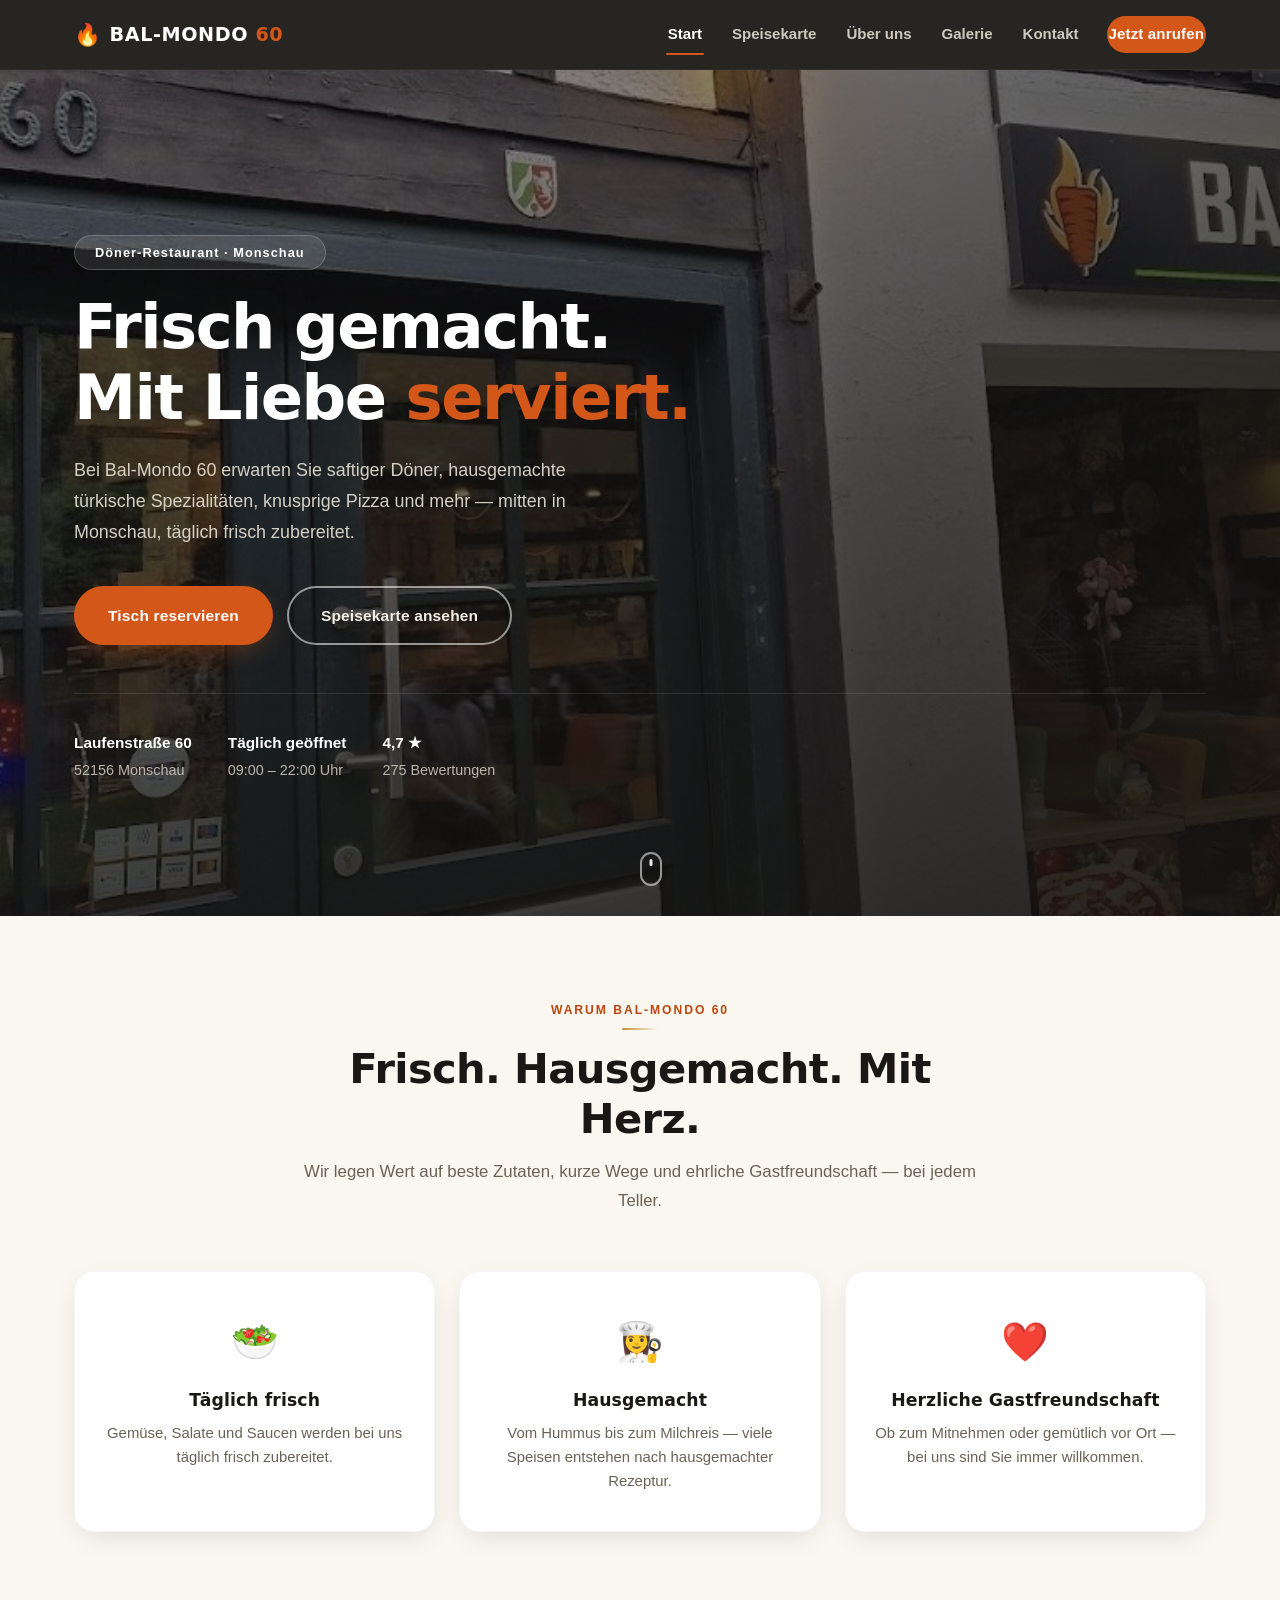
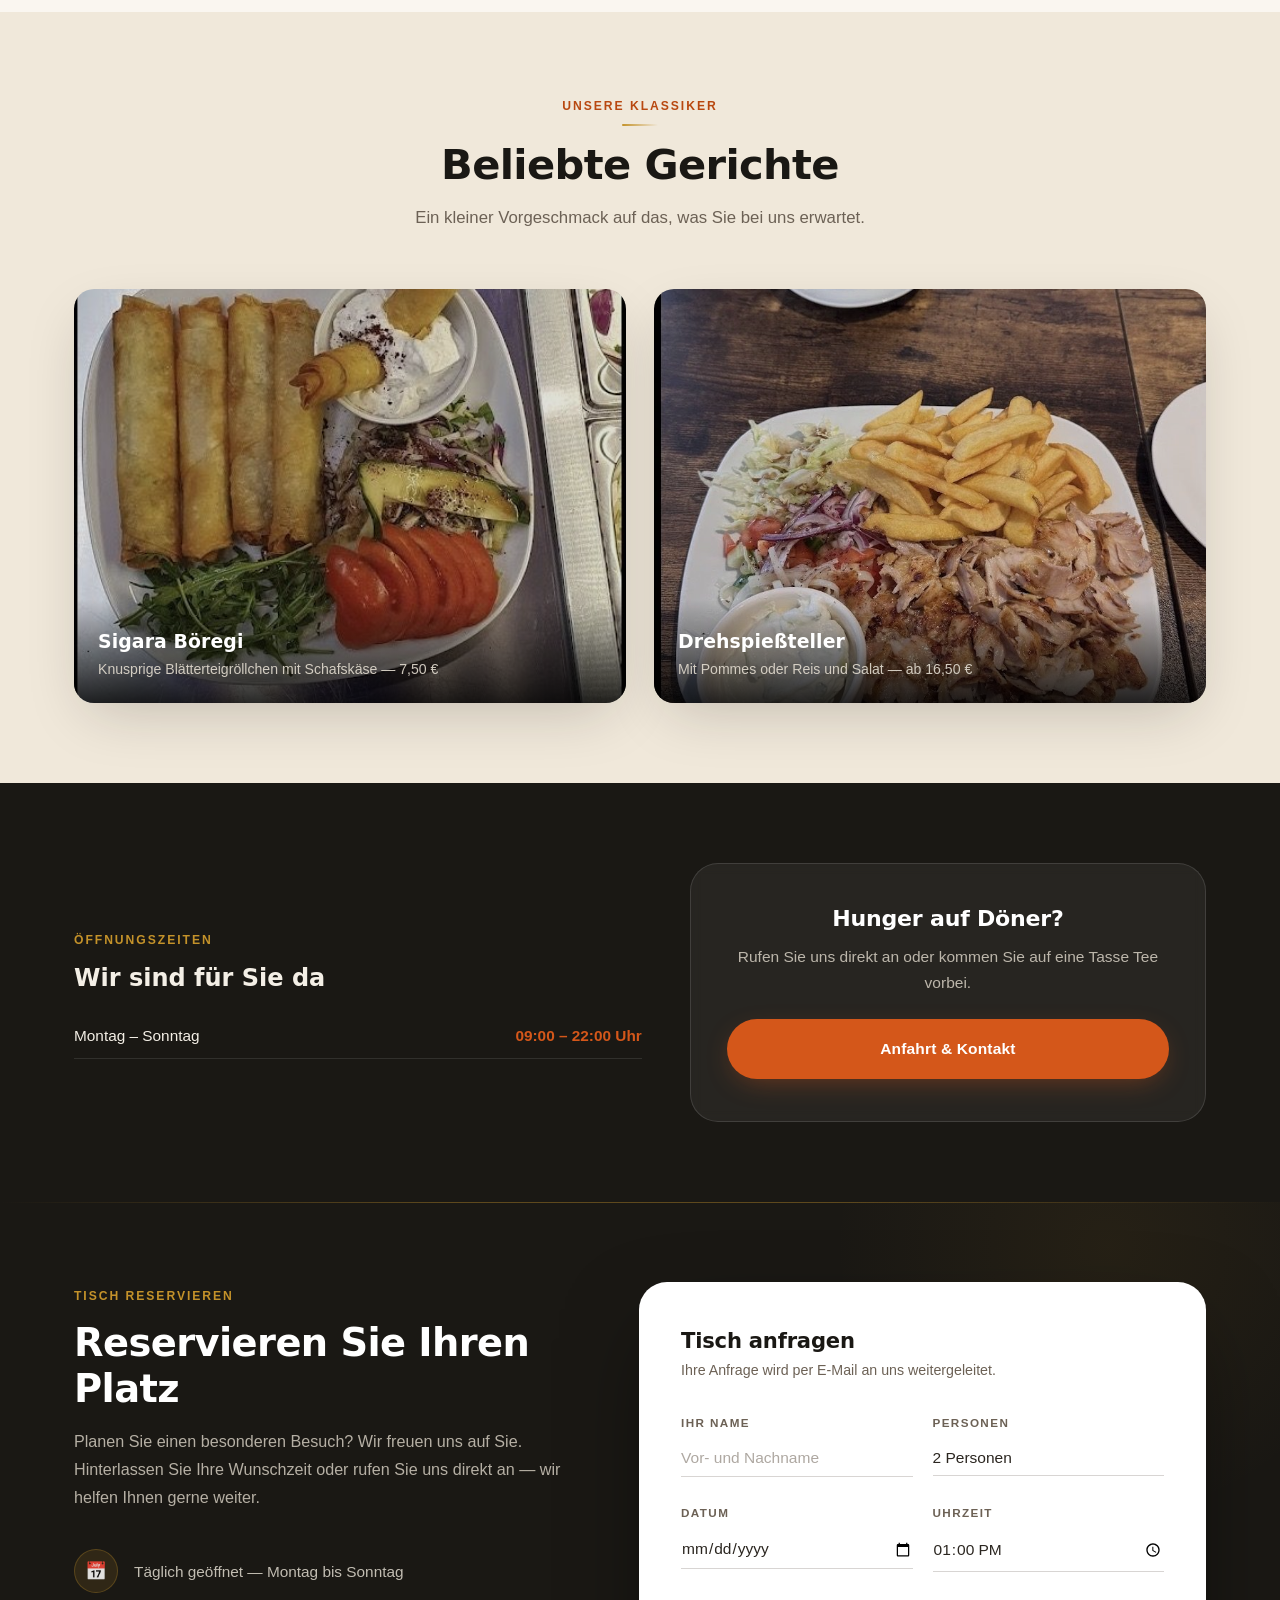
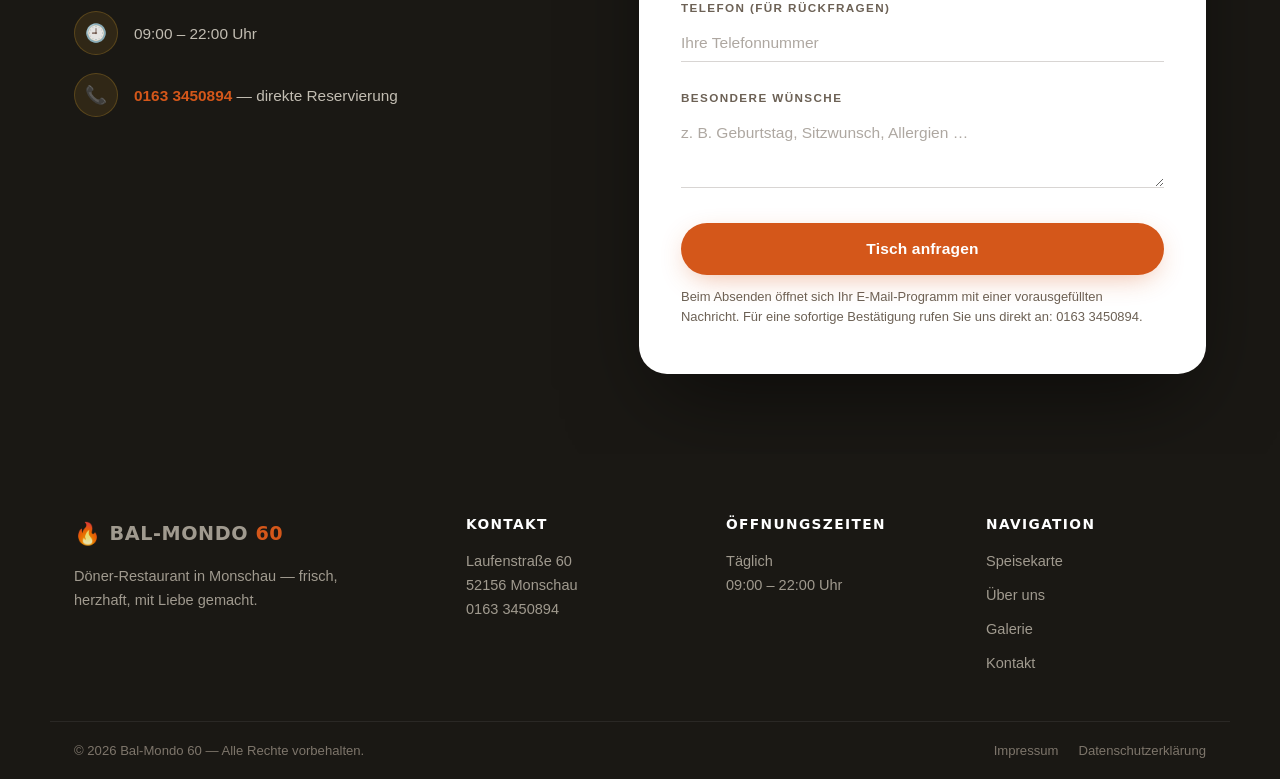
<file: index.html>
<!DOCTYPE html>
<html lang="de">
<head>
<meta charset="UTF-8">
<meta name="viewport" content="width=device-width, initial-scale=1.0">
<title>Bal-Mondo 60 | Döner-Restaurant in Monschau</title>
<meta name="description" content="Bal-Mondo 60 in Monschau – frischer Döner, hausgemachte türkische Spezialitäten, Pizza & mehr. Täglich von 09:00 bis 22:00 Uhr geöffnet.">
<link rel="stylesheet" href="css/style.css">
<script>document.documentElement.classList.add("js-enabled");</script>
</head>
<body data-page="index">

<div id="site-header"></div>

<main>
  <section class="hero">
    <div class="hero-inner">
      <span class="hero-eyebrow">Döner-Restaurant &middot; Monschau</span>
      <h1>Frisch gemacht.<br>Mit Liebe <span>serviert.</span></h1>
      <p class="hero-desc">Bei Bal-Mondo 60 erwarten Sie saftiger Döner, hausgemachte türkische Spezialitäten, knusprige Pizza und mehr &mdash; mitten in Monschau, täglich frisch zubereitet.</p>
      <div class="hero-actions">
        <a href="#reservierung" class="btn btn-primary">Tisch reservieren</a>
        <a href="speisekarte.html" class="btn btn-outline">Speisekarte ansehen</a>
      </div>
      <div class="hero-meta">
        <div><strong>Laufenstraße 60</strong>52156 Monschau</div>
        <div><strong>Täglich geöffnet</strong>09:00 &ndash; 22:00 Uhr</div>
        <div><strong>4,7 ★</strong>275 Bewertungen</div>
      </div>
    </div>
    <div class="hero-scroll-hint" aria-hidden="true"><span></span></div>
  </section>

  <section class="section">
    <div class="container">
      <div class="section-head">
        <span class="eyebrow">Warum Bal-Mondo 60</span>
        <h2>Frisch. Hausgemacht. Mit Herz.</h2>
        <p>Wir legen Wert auf beste Zutaten, kurze Wege und ehrliche Gastfreundschaft &mdash; bei jedem Teller.</p>
      </div>
      <div class="highlights">
        <div class="highlight-card fade-in">
          <div class="highlight-icon">🥗</div>
          <h3>Täglich frisch</h3>
          <p>Gemüse, Salate und Saucen werden bei uns täglich frisch zubereitet.</p>
        </div>
        <div class="highlight-card fade-in">
          <div class="highlight-icon">👩‍🍳</div>
          <h3>Hausgemacht</h3>
          <p>Vom Hummus bis zum Milchreis &mdash; viele Speisen entstehen nach hausgemachter Rezeptur.</p>
        </div>
        <div class="highlight-card fade-in">
          <div class="highlight-icon">❤️</div>
          <h3>Herzliche Gastfreundschaft</h3>
          <p>Ob zum Mitnehmen oder gemütlich vor Ort &mdash; bei uns sind Sie immer willkommen.</p>
        </div>
      </div>
    </div>
  </section>

  <section class="section section-bg-alt">
    <div class="container">
      <div class="section-head">
        <span class="eyebrow">Unsere Klassiker</span>
        <h2>Beliebte Gerichte</h2>
        <p>Ein kleiner Vorgeschmack auf das, was Sie bei uns erwartet.</p>
      </div>
      <div class="featured-grid">
        <a href="speisekarte.html#vorspeisen" class="featured-card fade-in">
          <img src="images/vorspeisenteller-boeregi.jpg" alt="Sigara Böregi mit Cacik und frischem Salat" loading="lazy">
          <div class="featured-caption">
            <h3>Sigara Böregi</h3>
            <span>Knusprige Blätterteigröllchen mit Schafskäse &mdash; 7,50 €</span>
          </div>
        </a>
        <a href="speisekarte.html#drehspiess" class="featured-card fade-in">
          <img src="images/doener-teller-pommes.jpg" alt="Drehspieß-Teller mit Pommes, Salat und Cacik" loading="lazy">
          <div class="featured-caption">
            <h3>Drehspießteller</h3>
            <span>Mit Pommes oder Reis und Salat &mdash; ab 16,50 €</span>
          </div>
        </a>
      </div>
    </div>
  </section>

  <section class="section section-bg-dark">
    <div class="container">
      <div class="cta-strip">
        <div>
          <span class="eyebrow" style="color:#c4922a">Öffnungszeiten</span>
          <h2>Wir sind für Sie da</h2>
          <table class="hours-table">
            <tr><td>Montag &ndash; Sonntag</td><td>09:00 &ndash; 22:00 Uhr</td></tr>
          </table>
        </div>
        <div class="cta-box">
          <h3>Hunger auf Döner?</h3>
          <p>Rufen Sie uns direkt an oder kommen Sie auf eine Tasse Tee vorbei.</p>
          <a href="kontakt.html" class="btn btn-primary btn-block">Anfahrt &amp; Kontakt</a>
        </div>
      </div>
    </div>
  </section>

  <!-- ===== Reservierung ===== -->
  <section class="section reservation-section" id="reservierung">
    <div class="container">
      <div class="reservation-grid">

        <div class="reservation-info fade-in">
          <span class="eyebrow">Tisch reservieren</span>
          <h2>Reservieren Sie Ihren Platz</h2>
          <p>Planen Sie einen besonderen Besuch? Wir freuen uns auf Sie. Hinterlassen Sie Ihre Wunschzeit oder rufen Sie uns direkt an &mdash; wir helfen Ihnen gerne weiter.</p>
          <div class="res-features">
            <div class="res-feature">
              <span class="res-icon">📅</span>
              <span>Täglich geöffnet &mdash; Montag bis Sonntag</span>
            </div>
            <div class="res-feature">
              <span class="res-icon">🕘</span>
              <span>09:00 &ndash; 22:00 Uhr</span>
            </div>
            <div class="res-feature">
              <span class="res-icon">📞</span>
              <span><a href="tel:+491633450894">0163 3450894</a> &mdash; direkte Reservierung</span>
            </div>
          </div>
        </div>

        <div class="reservation-form-wrap fade-in">
          <h3>Tisch anfragen</h3>
          <p>Ihre Anfrage wird per E-Mail an uns weitergeleitet.</p>
          <form class="reservation-form" action="mailto:nimettinbal9@gmail.com" method="get" enctype="text/plain">
            <div class="form-row">
              <div class="form-group">
                <label for="res-name">Ihr Name</label>
                <input type="text" id="res-name" name="Name" required placeholder="Vor- und Nachname">
              </div>
              <div class="form-group">
                <label for="res-guests">Personen</label>
                <select id="res-guests" name="Personen">
                  <option>1 Person</option>
                  <option selected>2 Personen</option>
                  <option>3 Personen</option>
                  <option>4 Personen</option>
                  <option>5 Personen</option>
                  <option>6+ Personen</option>
                </select>
              </div>
            </div>
            <div class="form-row">
              <div class="form-group">
                <label for="res-date">Datum</label>
                <input type="date" id="res-date" name="Datum" required>
              </div>
              <div class="form-group">
                <label for="res-time">Uhrzeit</label>
                <input type="time" id="res-time" name="Uhrzeit" min="09:00" max="21:00" value="13:00">
              </div>
            </div>
            <div class="form-group">
              <label for="res-phone">Telefon (für Rückfragen)</label>
              <input type="tel" id="res-phone" name="Telefon" placeholder="Ihre Telefonnummer">
            </div>
            <div class="form-group">
              <label for="res-notes">Besondere Wünsche</label>
              <textarea id="res-notes" name="body" rows="3" placeholder="z. B. Geburtstag, Sitzwunsch, Allergien &hellip;"></textarea>
            </div>
            <button type="submit" class="btn btn-primary btn-block">Tisch anfragen</button>
            <p class="form-note">Beim Absenden öffnet sich Ihr E-Mail-Programm mit einer vorausgefüllten Nachricht. Für eine sofortige Bestätigung rufen Sie uns direkt an: <a href="tel:+491633450894">0163 3450894</a>.</p>
          </form>
        </div>

      </div>
    </div>
  </section>
</main>

<div id="site-footer"></div>

<script src="js/partials.js"></script>
<script src="js/main.js"></script>
</body>
</html>
</file>
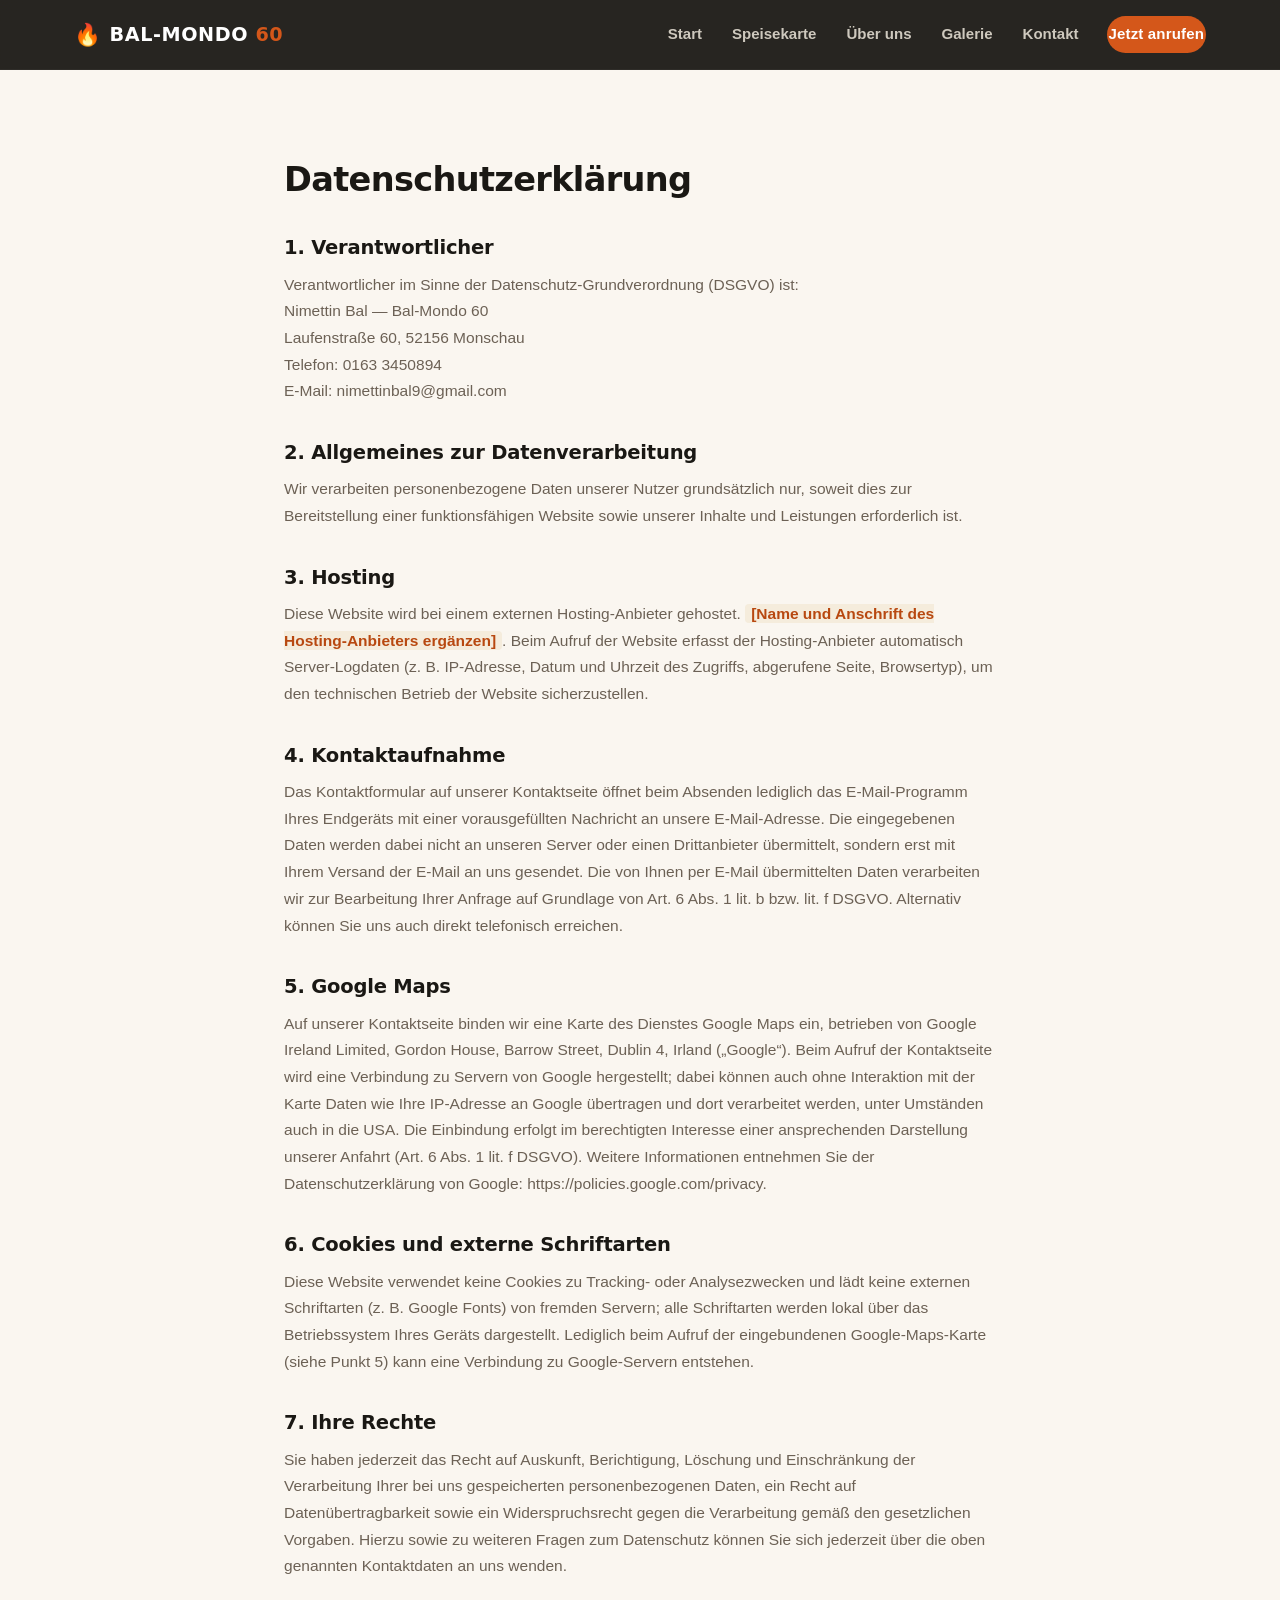
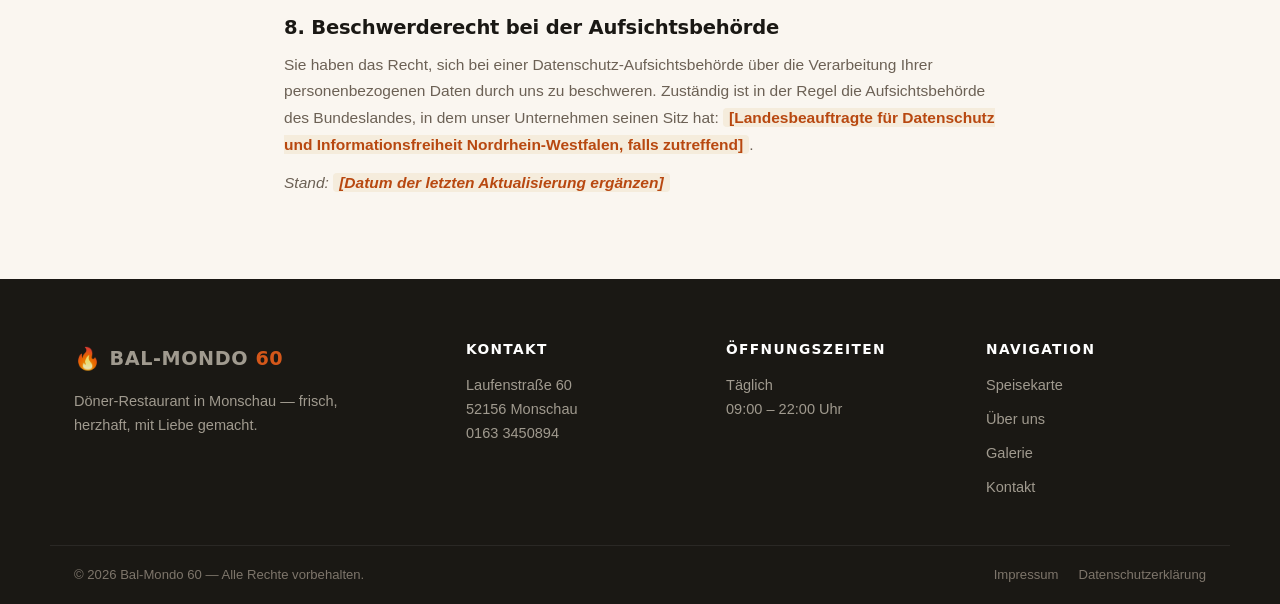
<file: datenschutz.html>
<!DOCTYPE html>
<html lang="de">
<head>
<meta charset="UTF-8">
<meta name="viewport" content="width=device-width, initial-scale=1.0">
<title>Datenschutzerklärung | Bal-Mondo 60</title>
<meta name="robots" content="noindex">
<link rel="stylesheet" href="css/style.css">
<script>document.documentElement.classList.add("js-enabled");</script>
</head>
<body data-page="datenschutz">

<div id="site-header"></div>

<main>
  <div class="legal-content">
    <h1>Datenschutzerklärung</h1>

    <h2>1. Verantwortlicher</h2>
    <p>
      Verantwortlicher im Sinne der Datenschutz-Grundverordnung (DSGVO) ist:<br>
      Nimettin Bal &mdash; Bal-Mondo 60<br>
      Laufenstraße 60, 52156 Monschau<br>
      Telefon: <a href="tel:+491633450894">0163 3450894</a><br>
      E-Mail: <a href="mailto:nimettinbal9@gmail.com">nimettinbal9@gmail.com</a>
    </p>

    <h2>2. Allgemeines zur Datenverarbeitung</h2>
    <p>Wir verarbeiten personenbezogene Daten unserer Nutzer grundsätzlich nur, soweit dies zur Bereitstellung einer funktionsfähigen Website sowie unserer Inhalte und Leistungen erforderlich ist.</p>

    <h2>3. Hosting</h2>
    <p>Diese Website wird bei einem externen Hosting-Anbieter gehostet. <span class="placeholder">[Name und Anschrift des Hosting-Anbieters ergänzen]</span>. Beim Aufruf der Website erfasst der Hosting-Anbieter automatisch Server-Logdaten (z. B. IP-Adresse, Datum und Uhrzeit des Zugriffs, abgerufene Seite, Browsertyp), um den technischen Betrieb der Website sicherzustellen.</p>

    <h2>4. Kontaktaufnahme</h2>
    <p>Das Kontaktformular auf unserer Kontaktseite öffnet beim Absenden lediglich das E-Mail-Programm Ihres Endgeräts mit einer vorausgefüllten Nachricht an unsere E-Mail-Adresse. Die eingegebenen Daten werden dabei nicht an unseren Server oder einen Drittanbieter übermittelt, sondern erst mit Ihrem Versand der E-Mail an uns gesendet. Die von Ihnen per E-Mail übermittelten Daten verarbeiten wir zur Bearbeitung Ihrer Anfrage auf Grundlage von Art. 6 Abs. 1 lit. b bzw. lit. f DSGVO. Alternativ können Sie uns auch direkt telefonisch erreichen.</p>

    <h2>5. Google Maps</h2>
    <p>Auf unserer Kontaktseite binden wir eine Karte des Dienstes Google Maps ein, betrieben von Google Ireland Limited, Gordon House, Barrow Street, Dublin 4, Irland („Google“). Beim Aufruf der Kontaktseite wird eine Verbindung zu Servern von Google hergestellt; dabei können auch ohne Interaktion mit der Karte Daten wie Ihre IP-Adresse an Google übertragen und dort verarbeitet werden, unter Umständen auch in die USA. Die Einbindung erfolgt im berechtigten Interesse einer ansprechenden Darstellung unserer Anfahrt (Art. 6 Abs. 1 lit. f DSGVO). Weitere Informationen entnehmen Sie der Datenschutzerklärung von Google: <a href="https://policies.google.com/privacy" target="_blank" rel="noopener">https://policies.google.com/privacy</a>.</p>

    <h2>6. Cookies und externe Schriftarten</h2>
    <p>Diese Website verwendet keine Cookies zu Tracking- oder Analysezwecken und lädt keine externen Schriftarten (z. B. Google Fonts) von fremden Servern; alle Schriftarten werden lokal über das Betriebssystem Ihres Geräts dargestellt. Lediglich beim Aufruf der eingebundenen Google-Maps-Karte (siehe Punkt 5) kann eine Verbindung zu Google-Servern entstehen.</p>

    <h2>7. Ihre Rechte</h2>
    <p>Sie haben jederzeit das Recht auf Auskunft, Berichtigung, Löschung und Einschränkung der Verarbeitung Ihrer bei uns gespeicherten personenbezogenen Daten, ein Recht auf Datenübertragbarkeit sowie ein Widerspruchsrecht gegen die Verarbeitung gemäß den gesetzlichen Vorgaben. Hierzu sowie zu weiteren Fragen zum Datenschutz können Sie sich jederzeit über die oben genannten Kontaktdaten an uns wenden.</p>

    <h2>8. Beschwerderecht bei der Aufsichtsbehörde</h2>
    <p>Sie haben das Recht, sich bei einer Datenschutz-Aufsichtsbehörde über die Verarbeitung Ihrer personenbezogenen Daten durch uns zu beschweren. Zuständig ist in der Regel die Aufsichtsbehörde des Bundeslandes, in dem unser Unternehmen seinen Sitz hat: <span class="placeholder">[Landesbeauftragte für Datenschutz und Informationsfreiheit Nordrhein-Westfalen, falls zutreffend]</span>.</p>

    <p><em>Stand: <span class="placeholder">[Datum der letzten Aktualisierung ergänzen]</span></em></p>
  </div>
</main>

<div id="site-footer"></div>

<script src="js/partials.js"></script>
<script src="js/main.js"></script>
</body>
</html>
</file>
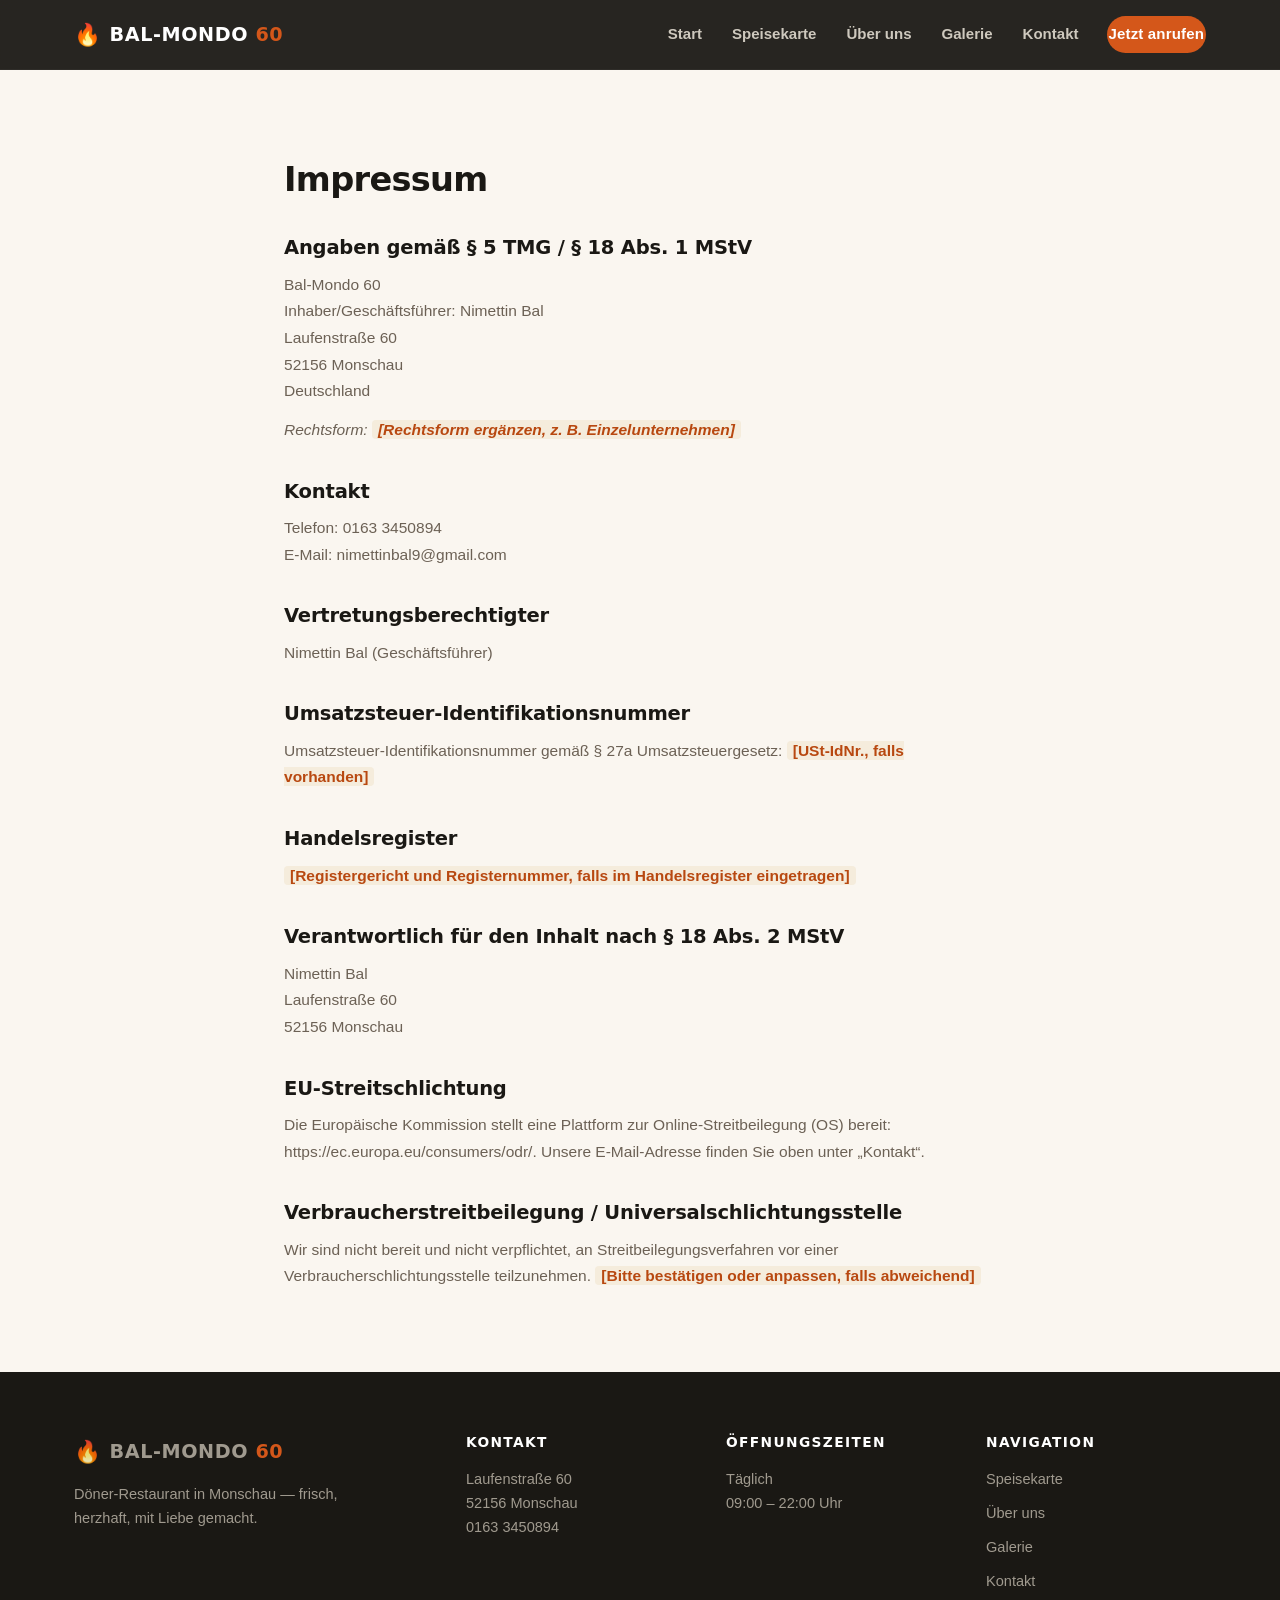
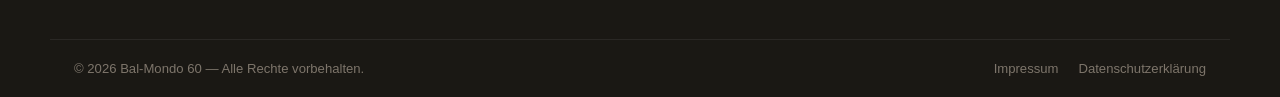
<file: impressum.html>
<!DOCTYPE html>
<html lang="de">
<head>
<meta charset="UTF-8">
<meta name="viewport" content="width=device-width, initial-scale=1.0">
<title>Impressum | Bal-Mondo 60</title>
<meta name="robots" content="noindex">
<link rel="stylesheet" href="css/style.css">
<script>document.documentElement.classList.add("js-enabled");</script>
</head>
<body data-page="impressum">

<div id="site-header"></div>

<main>
  <div class="legal-content">
    <h1>Impressum</h1>

    <h2>Angaben gemäß § 5 TMG / § 18 Abs. 1 MStV</h2>
    <p>
      Bal-Mondo 60<br>
      Inhaber/Geschäftsführer: Nimettin Bal<br>
      Laufenstraße 60<br>
      52156 Monschau<br>
      Deutschland
    </p>
    <p><em>Rechtsform: <span class="placeholder">[Rechtsform ergänzen, z. B. Einzelunternehmen]</span></em></p>

    <h2>Kontakt</h2>
    <p>
      Telefon: <a href="tel:+491633450894">0163 3450894</a><br>
      E-Mail: <a href="mailto:nimettinbal9@gmail.com">nimettinbal9@gmail.com</a>
    </p>

    <h2>Vertretungsberechtigter</h2>
    <p>Nimettin Bal (Geschäftsführer)</p>

    <h2>Umsatzsteuer-Identifikationsnummer</h2>
    <p>Umsatzsteuer-Identifikationsnummer gemäß § 27a Umsatzsteuergesetz: <span class="placeholder">[USt-IdNr., falls vorhanden]</span></p>

    <h2>Handelsregister</h2>
    <p><span class="placeholder">[Registergericht und Registernummer, falls im Handelsregister eingetragen]</span></p>

    <h2>Verantwortlich für den Inhalt nach § 18 Abs. 2 MStV</h2>
    <p>
      Nimettin Bal<br>
      Laufenstraße 60<br>
      52156 Monschau
    </p>

    <h2>EU-Streitschlichtung</h2>
    <p>Die Europäische Kommission stellt eine Plattform zur Online-Streitbeilegung (OS) bereit: <a href="https://ec.europa.eu/consumers/odr/" target="_blank" rel="noopener">https://ec.europa.eu/consumers/odr/</a>. Unsere E-Mail-Adresse finden Sie oben unter „Kontakt“.</p>

    <h2>Verbraucherstreitbeilegung / Universalschlichtungsstelle</h2>
    <p>Wir sind nicht bereit und nicht verpflichtet, an Streitbeilegungsverfahren vor einer Verbraucherschlichtungsstelle teilzunehmen. <span class="placeholder">[Bitte bestätigen oder anpassen, falls abweichend]</span></p>
  </div>
</main>

<div id="site-footer"></div>

<script src="js/partials.js"></script>
<script src="js/main.js"></script>
</body>
</html>
</file>
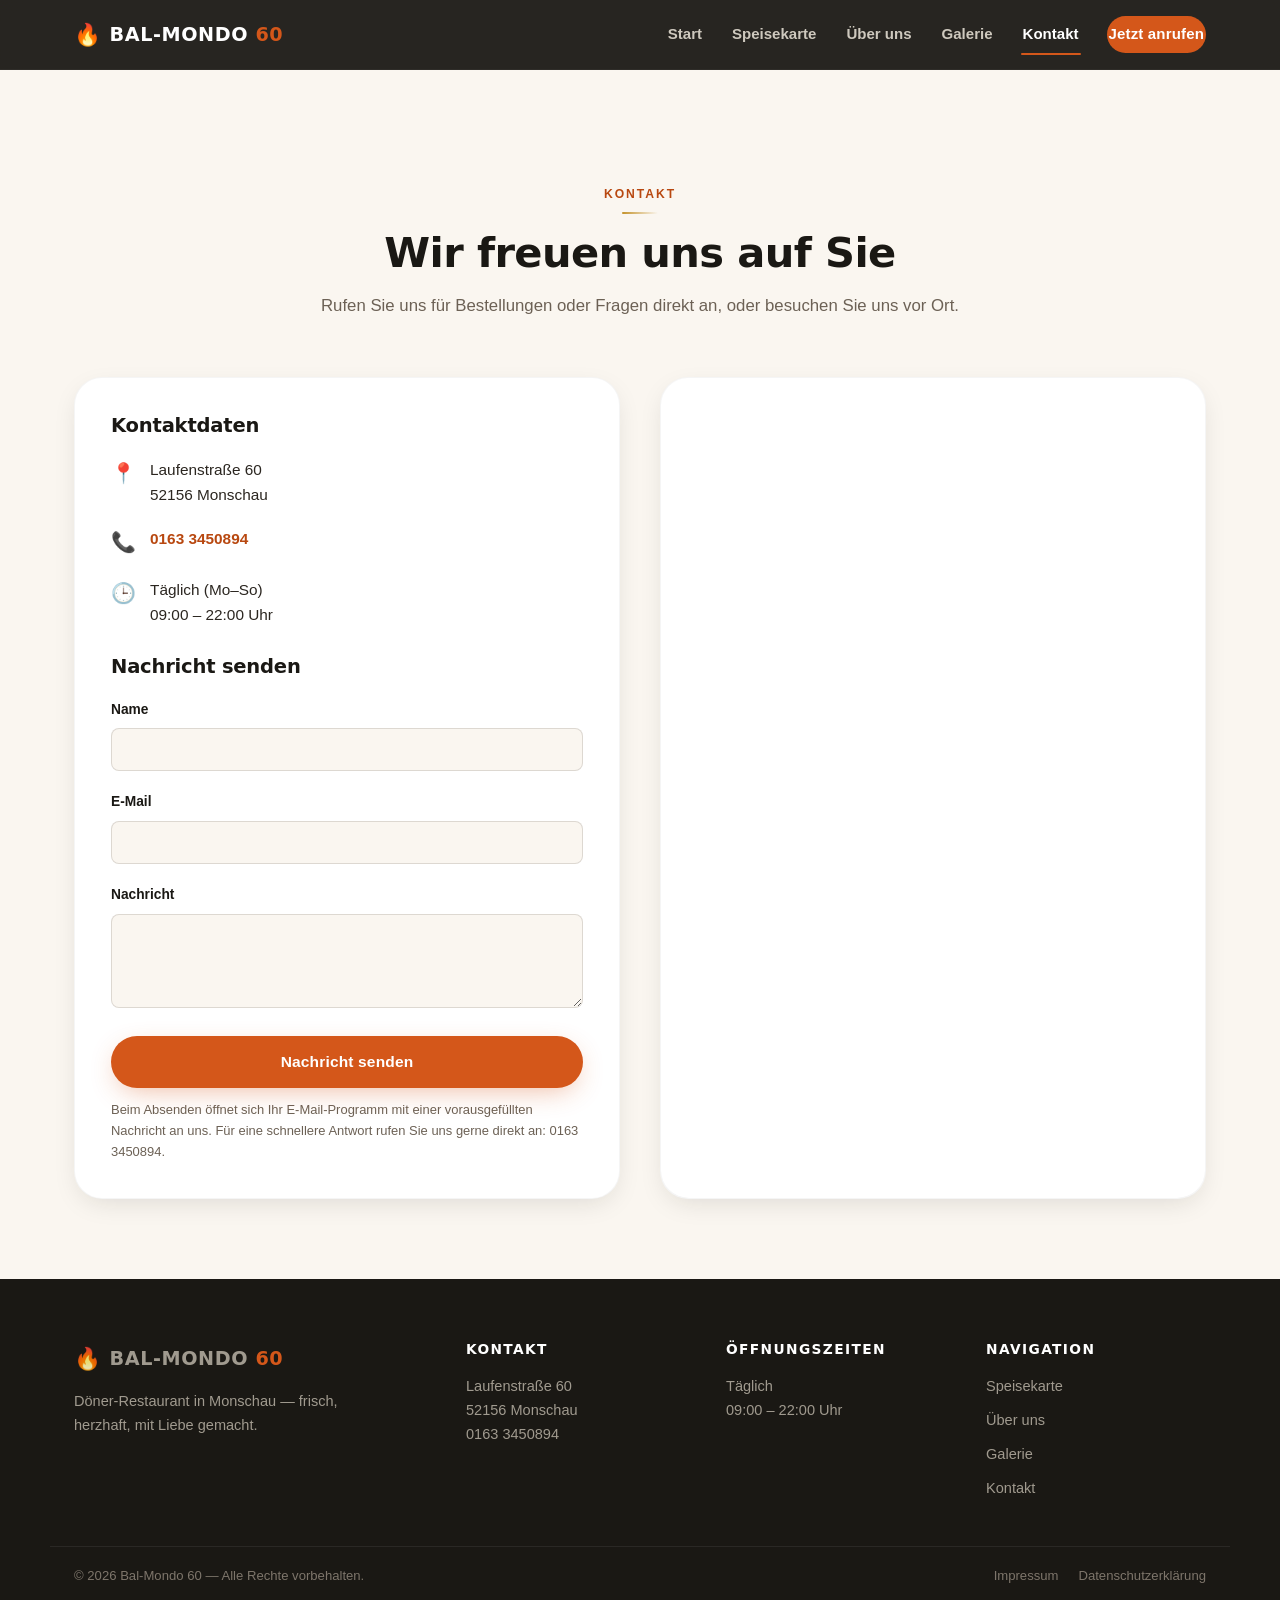
<file: kontakt.html>
<!DOCTYPE html>
<html lang="de">
<head>
<meta charset="UTF-8">
<meta name="viewport" content="width=device-width, initial-scale=1.0">
<title>Kontakt | Bal-Mondo 60</title>
<meta name="description" content="Kontaktieren Sie Bal-Mondo 60 in Monschau: Adresse, Telefonnummer, Öffnungszeiten und Anfahrt.">
<link rel="stylesheet" href="css/style.css">
<script>document.documentElement.classList.add("js-enabled");</script>
</head>
<body data-page="kontakt">

<div id="site-header"></div>

<main>
  <section class="section" style="padding-top:110px;">
    <div class="container">
      <div class="section-head">
        <span class="eyebrow">Kontakt</span>
        <h2>Wir freuen uns auf Sie</h2>
        <p>Rufen Sie uns für Bestellungen oder Fragen direkt an, oder besuchen Sie uns vor Ort.</p>
      </div>

      <div class="contact-grid">
        <div class="contact-card fade-in">
          <h3>Kontaktdaten</h3>
          <ul class="contact-list">
            <li><span class="icon">📍</span><span>Laufenstraße 60<br>52156 Monschau</span></li>
            <li><span class="icon">📞</span><span><a href="tel:+491633450894">0163 3450894</a></span></li>
            <li><span class="icon">🕒</span><span>Täglich (Mo&ndash;So)<br>09:00 &ndash; 22:00 Uhr</span></li>
          </ul>

          <h3>Nachricht senden</h3>
          <form action="mailto:nimettinbal9@gmail.com" method="get" enctype="text/plain">
            <div class="form-group">
              <label for="name">Name</label>
              <input type="text" id="name" name="Name" required>
            </div>
            <div class="form-group">
              <label for="email">E-Mail</label>
              <input type="email" id="email" name="E-Mail" required>
            </div>
            <div class="form-group">
              <label for="message">Nachricht</label>
              <textarea id="message" name="body" rows="4" required></textarea>
            </div>
            <button type="submit" class="btn btn-primary btn-block">Nachricht senden</button>
            <p class="form-note">Beim Absenden öffnet sich Ihr E-Mail-Programm mit einer vorausgefüllten Nachricht an uns. Für eine schnellere Antwort rufen Sie uns gerne direkt an: <a href="tel:+491633450894">0163 3450894</a>.</p>
          </form>
        </div>

        <div class="contact-card fade-in" style="padding:0; overflow:hidden;">
          <iframe
            class="map-frame"
            title="Standort Bal-Mondo 60 auf Google Maps"
            src="https://www.google.com/maps?q=Laufenstra%C3%9Fe+60,+52156+Monschau&output=embed"
            loading="lazy"
            referrerpolicy="no-referrer-when-downgrade">
          </iframe>
        </div>
      </div>
    </div>
  </section>
</main>

<div id="site-footer"></div>

<script src="js/partials.js"></script>
<script src="js/main.js"></script>
</body>
</html>
</file>
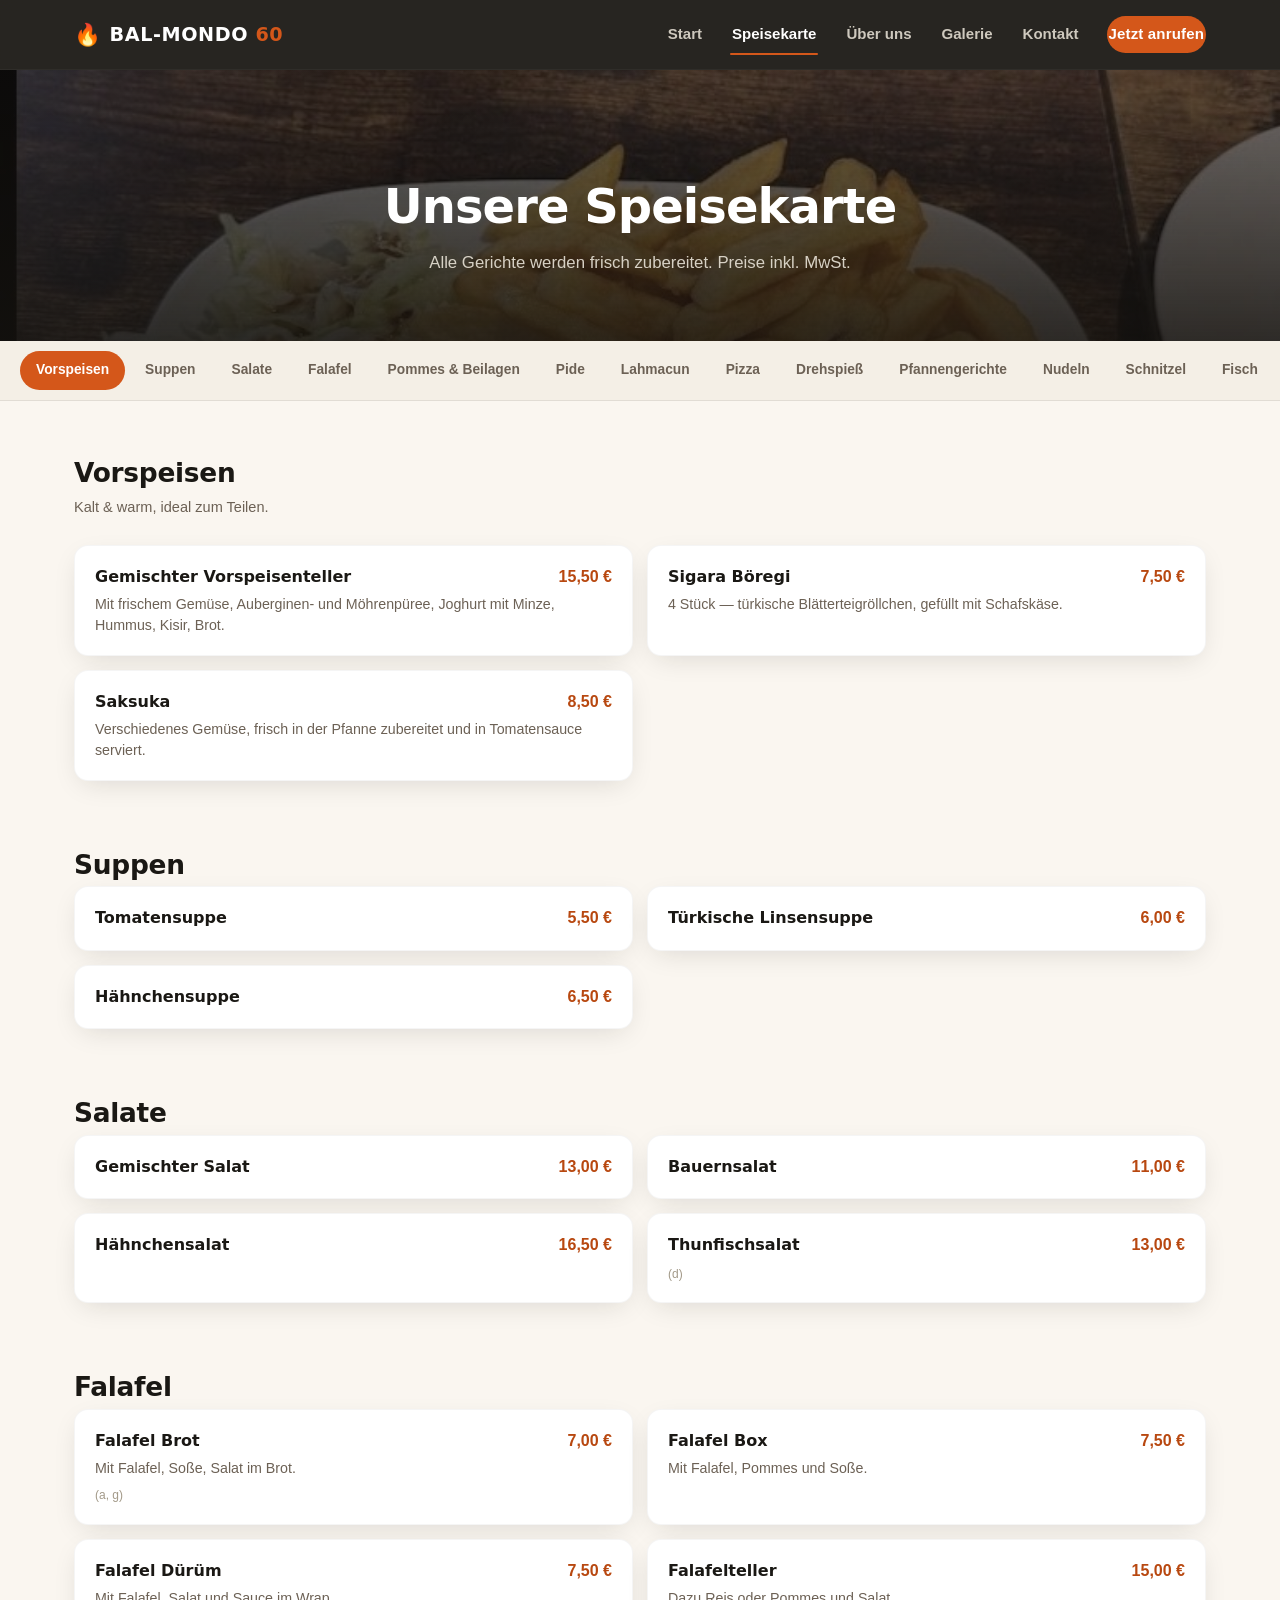
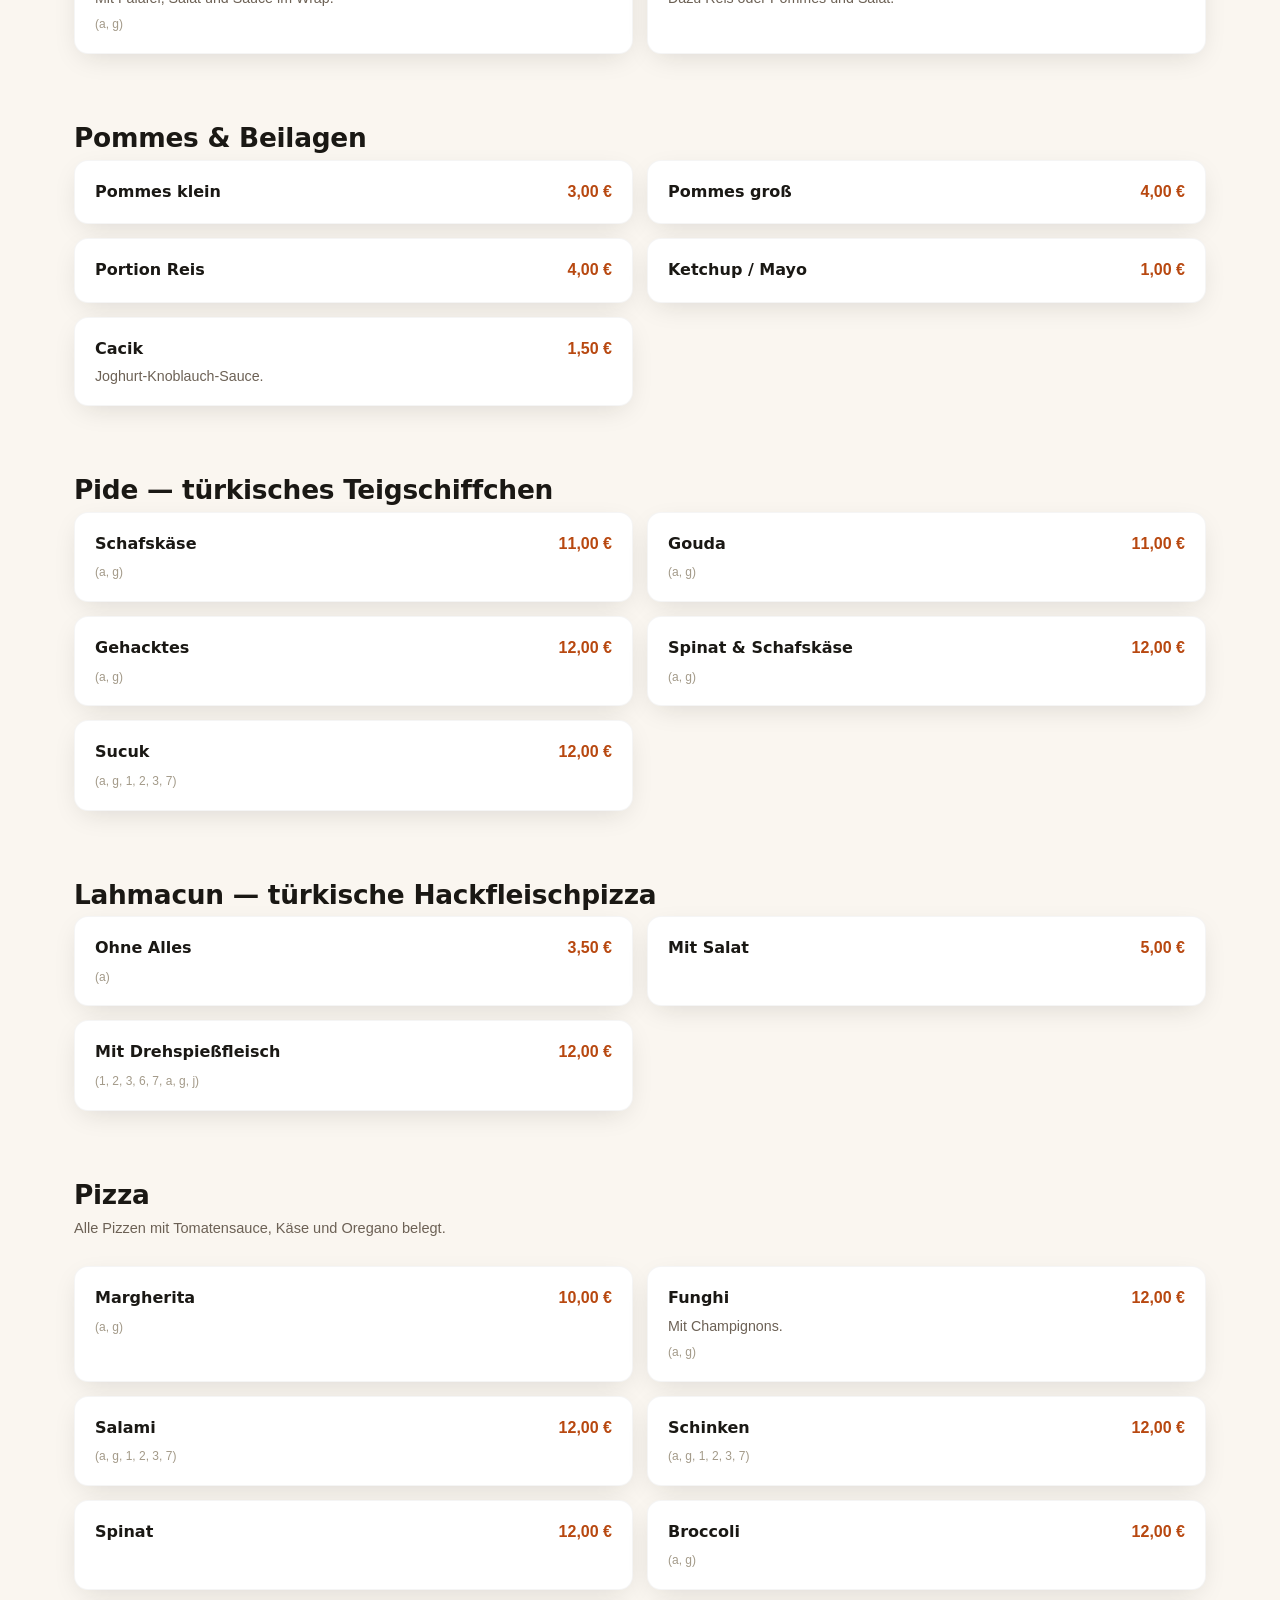
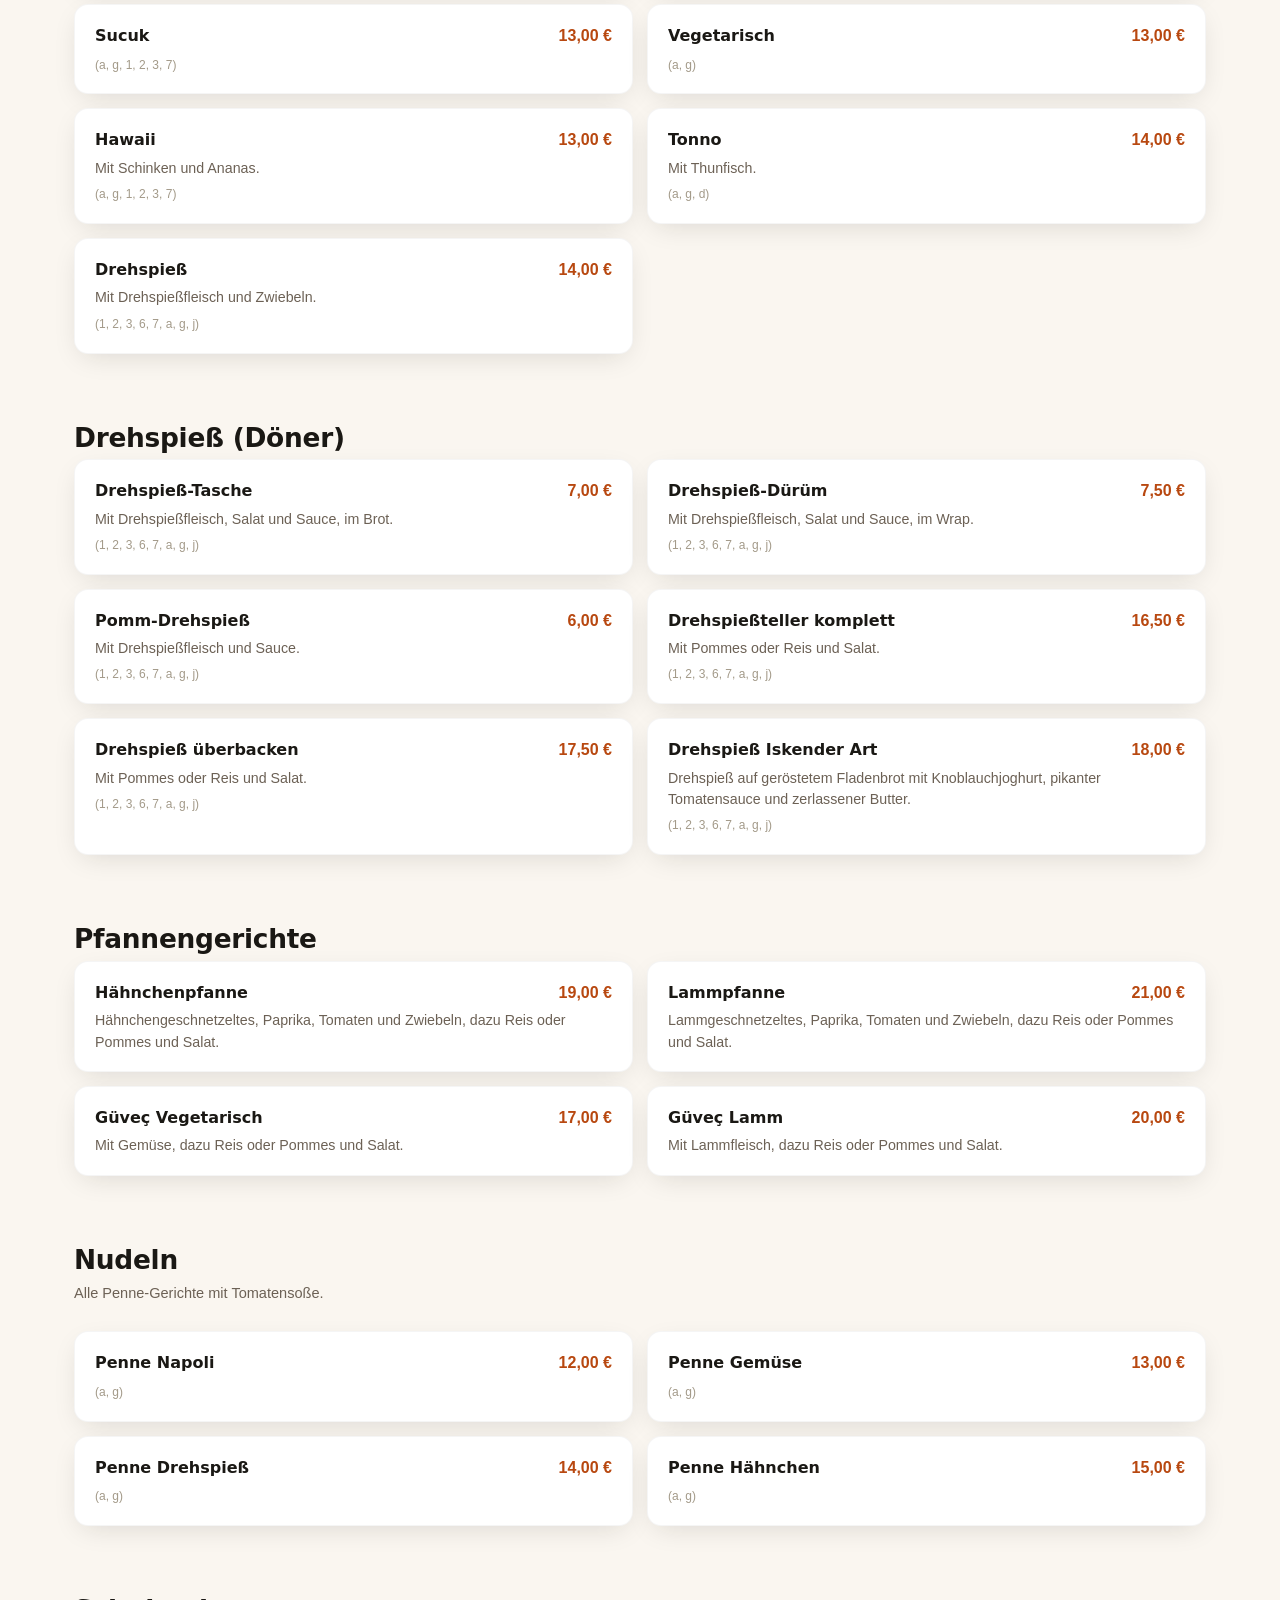
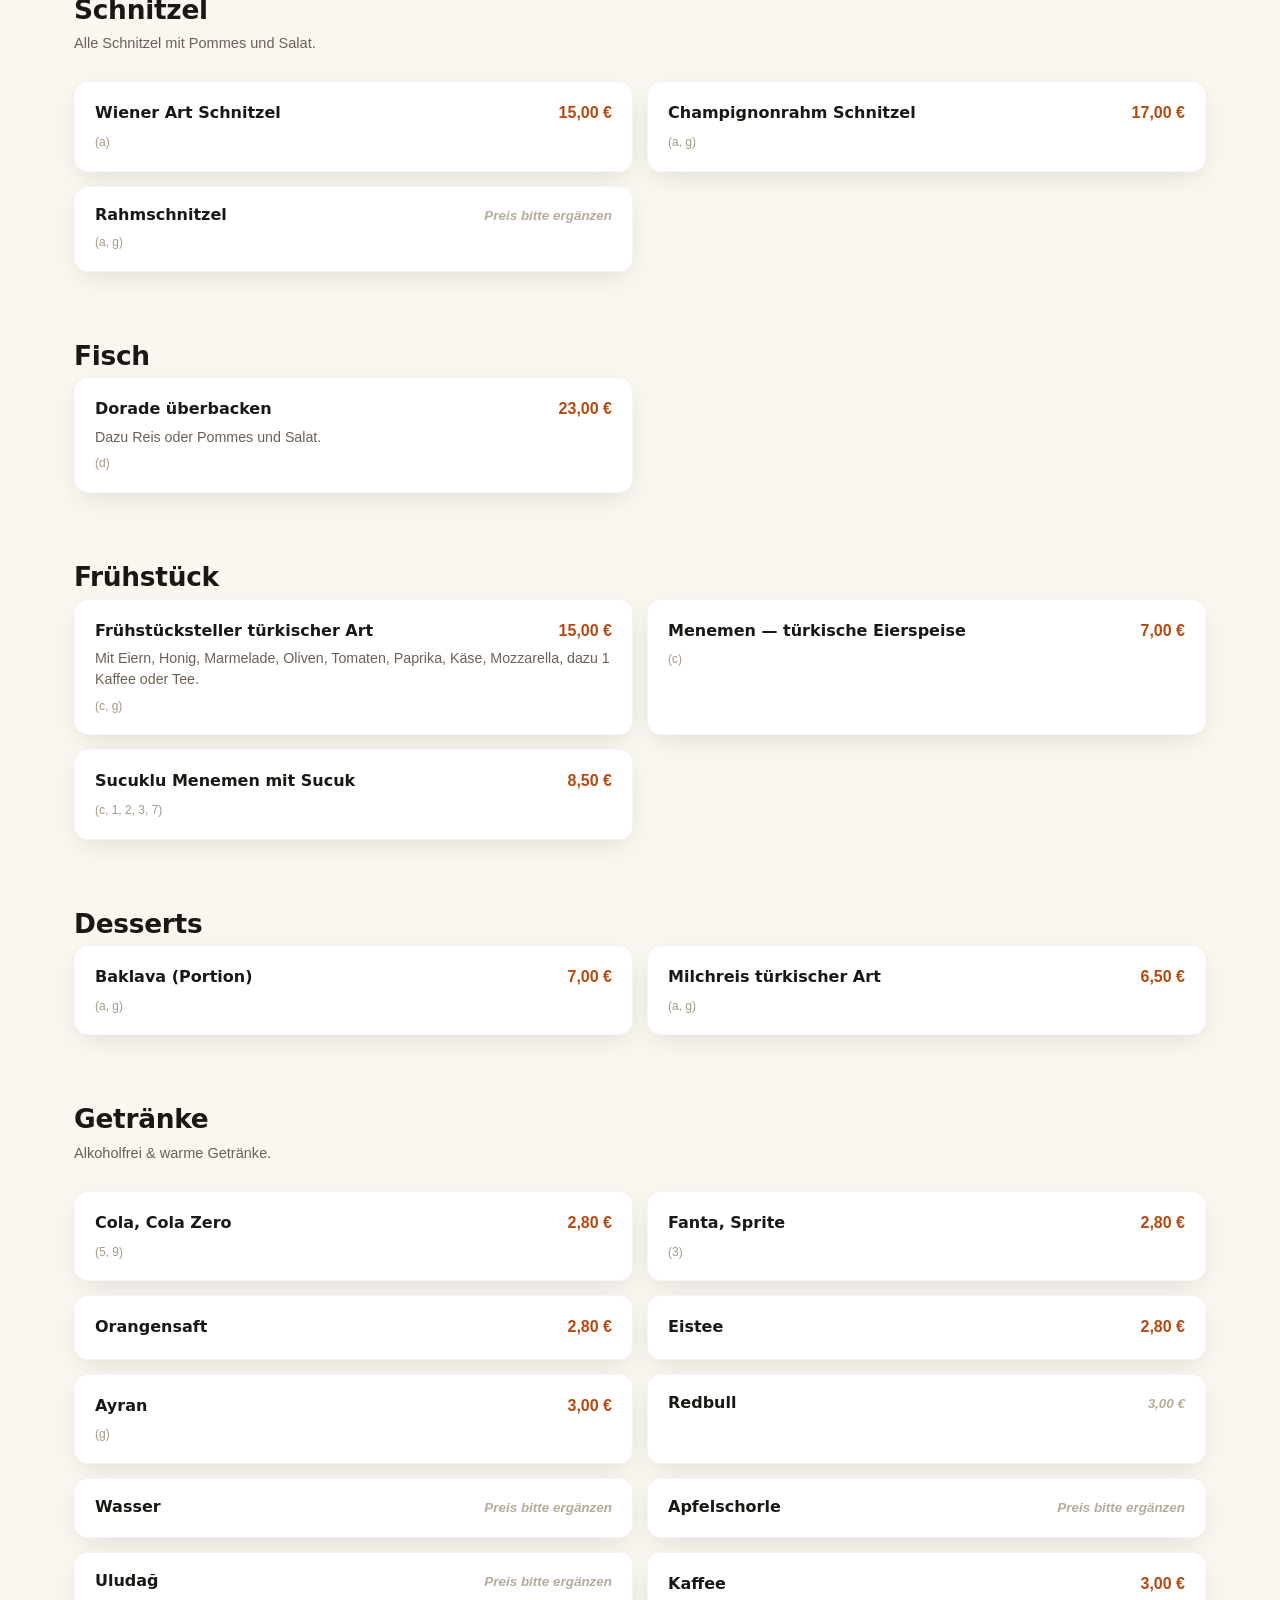
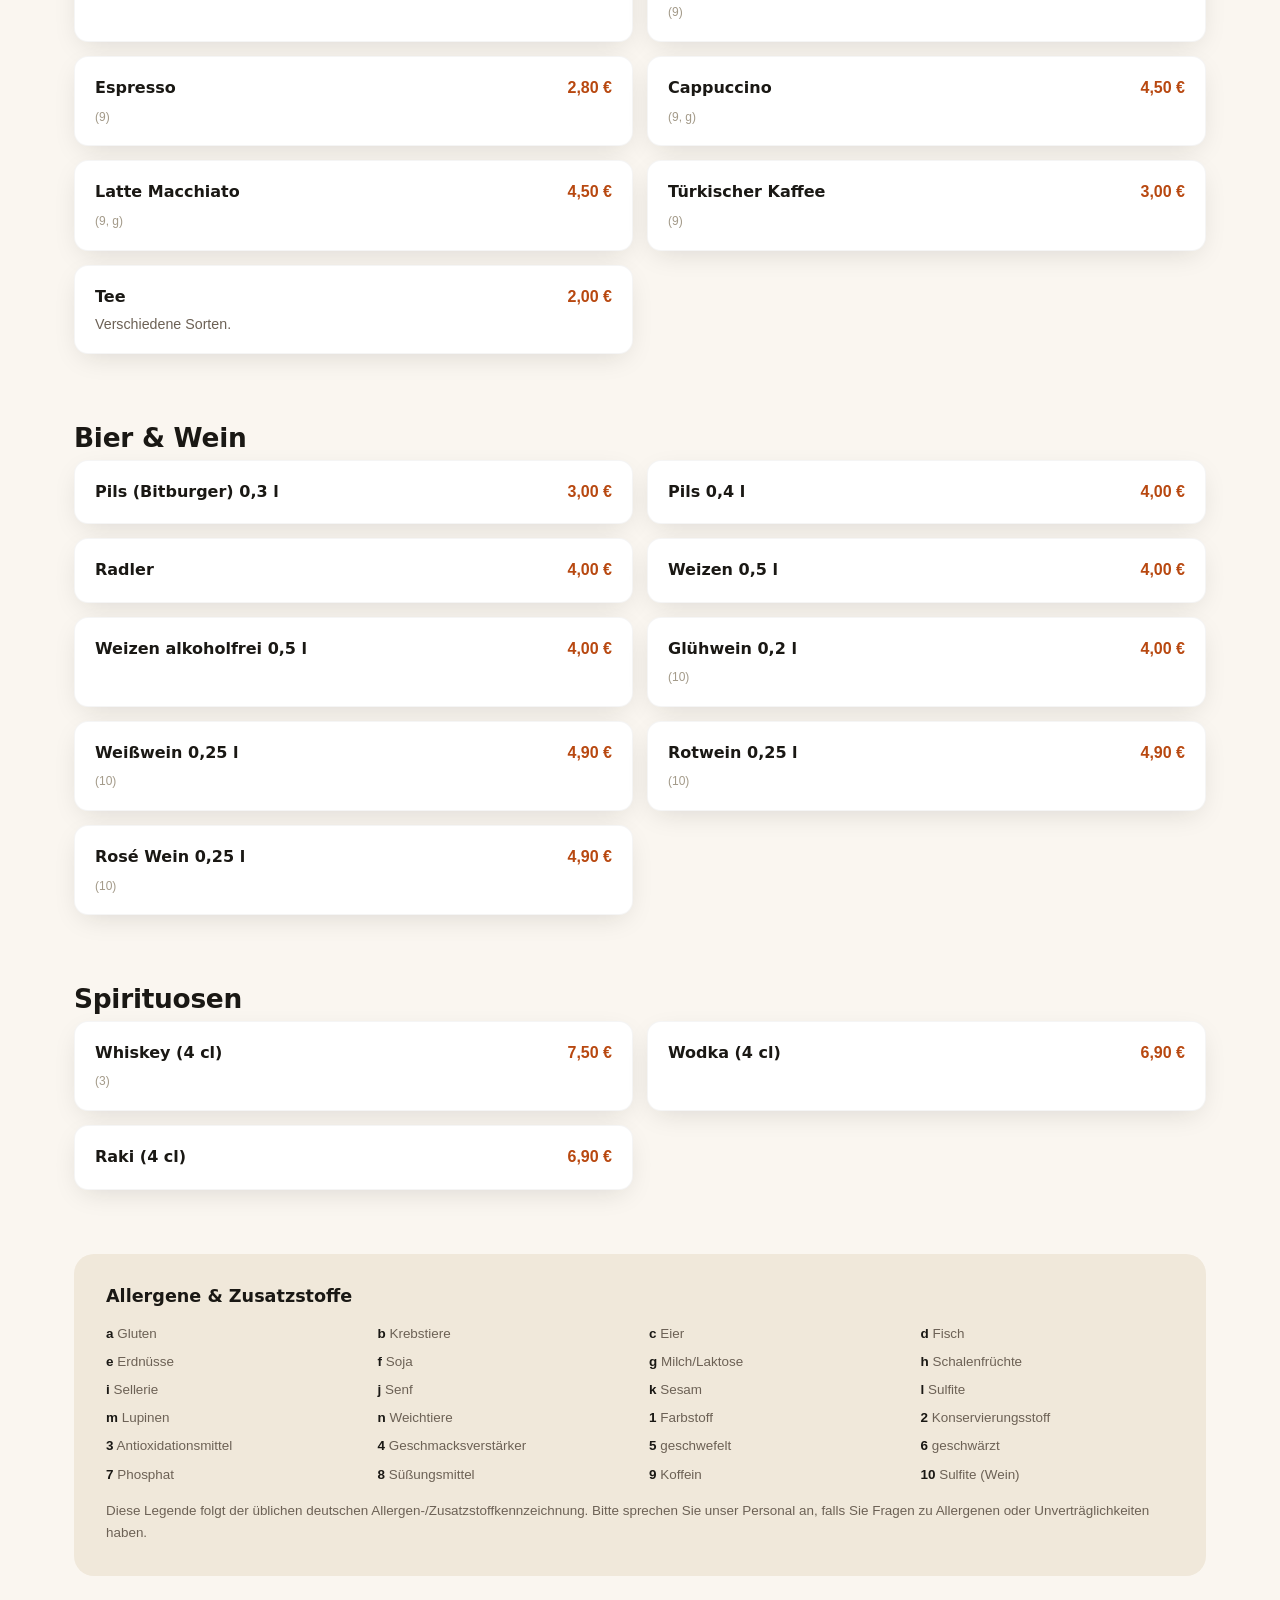
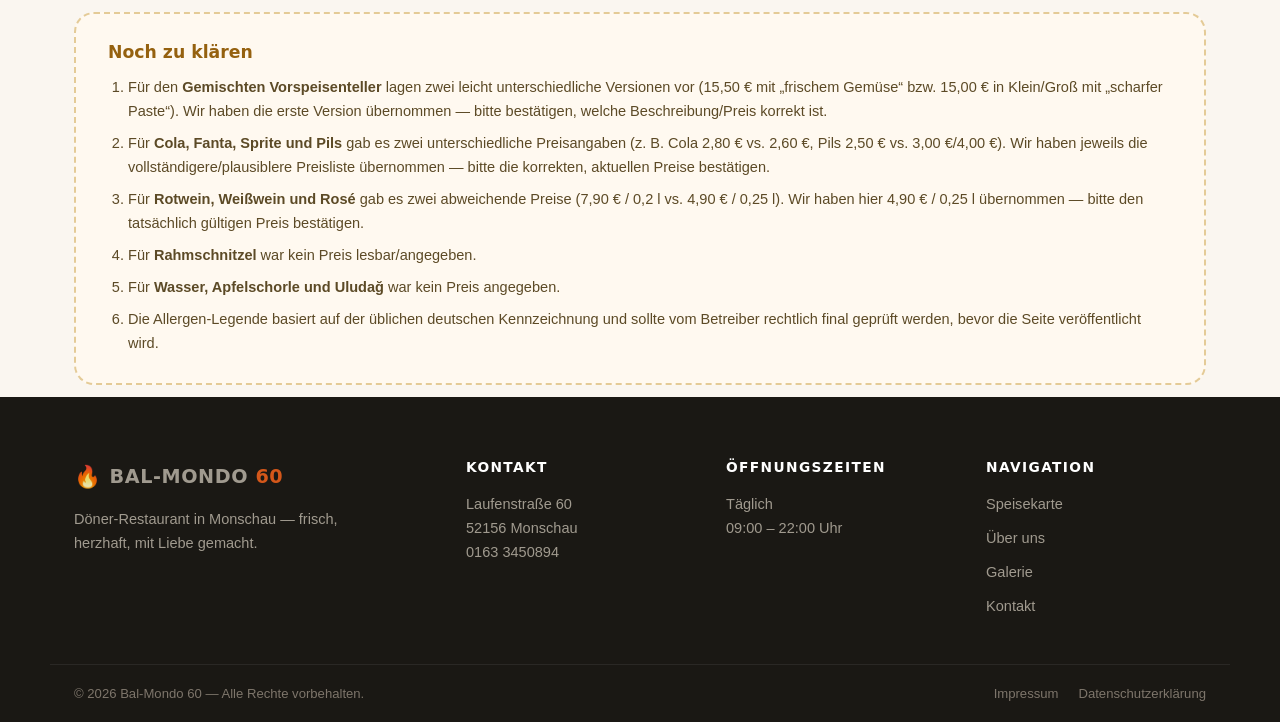
<file: speisekarte.html>
<!DOCTYPE html>
<html lang="de">
<head>
<meta charset="UTF-8">
<meta name="viewport" content="width=device-width, initial-scale=1.0">
<title>Speisekarte | Bal-Mondo 60</title>
<meta name="description" content="Die komplette Speisekarte von Bal-Mondo 60: Döner, Pizza, Pide, Lahmacun, Salate, Pfannengerichte, Getränke und mehr.">
<link rel="stylesheet" href="css/style.css">
<script>document.documentElement.classList.add("js-enabled");</script>
</head>
<body data-page="speisekarte">

<div id="site-header"></div>

<main>
  <section class="menu-hero">
    <div class="container">
      <h1>Unsere Speisekarte</h1>
      <p>Alle Gerichte werden frisch zubereitet. Preise inkl. MwSt.</p>
    </div>
  </section>

  <nav class="menu-tabs">
    <div class="menu-tabs-inner">
      <a href="#vorspeisen">Vorspeisen</a>
      <a href="#suppen">Suppen</a>
      <a href="#salate">Salate</a>
      <a href="#falafel">Falafel</a>
      <a href="#pommes-beilagen">Pommes &amp; Beilagen</a>
      <a href="#pide">Pide</a>
      <a href="#lahmacun">Lahmacun</a>
      <a href="#pizza">Pizza</a>
      <a href="#drehspiess">Drehspieß</a>
      <a href="#pfannengerichte">Pfannengerichte</a>
      <a href="#nudeln">Nudeln</a>
      <a href="#schnitzel">Schnitzel</a>
      <a href="#fisch">Fisch</a>
      <a href="#fruehstueck">Frühstück</a>
      <a href="#desserts">Desserts</a>
      <a href="#getraenke">Getränke</a>
      <a href="#bier-wein">Bier &amp; Wein</a>
      <a href="#spirituosen">Spirituosen</a>
    </div>
  </nav>

  <div class="container">

    <section class="menu-category" id="vorspeisen">
      <h2>Vorspeisen</h2>
      <p class="category-note">Kalt &amp; warm, ideal zum Teilen.</p>
      <div class="menu-grid">
        <div class="menu-item">
          <div class="menu-item-row"><h4>Gemischter Vorspeisenteller</h4><span class="menu-item-price">15,50 €</span></div>
          <p class="menu-item-desc">Mit frischem Gemüse, Auberginen- und Möhrenpüree, Joghurt mit Minze, Hummus, Kisir, Brot.</p>
        </div>
        <div class="menu-item">
          <div class="menu-item-row"><h4>Sigara Böregi</h4><span class="menu-item-price">7,50 €</span></div>
          <p class="menu-item-desc">4 Stück &mdash; türkische Blätterteigröllchen, gefüllt mit Schafskäse.</p>
        </div>
        <div class="menu-item">
          <div class="menu-item-row"><h4>Saksuka</h4><span class="menu-item-price">8,50 €</span></div>
          <p class="menu-item-desc">Verschiedenes Gemüse, frisch in der Pfanne zubereitet und in Tomatensauce serviert.</p>
        </div>
      </div>
    </section>

    <section class="menu-category" id="suppen">
      <h2>Suppen</h2>
      <div class="menu-grid">
        <div class="menu-item">
          <div class="menu-item-row"><h4>Tomatensuppe</h4><span class="menu-item-price">5,50 €</span></div>
        </div>
        <div class="menu-item">
          <div class="menu-item-row"><h4>Türkische Linsensuppe</h4><span class="menu-item-price">6,00 €</span></div>
        </div>
        <div class="menu-item">
          <div class="menu-item-row"><h4>Hähnchensuppe</h4><span class="menu-item-price">6,50 €</span></div>
        </div>
      </div>
    </section>

    <section class="menu-category" id="salate">
      <h2>Salate</h2>
      <div class="menu-grid">
        <div class="menu-item">
          <div class="menu-item-row"><h4>Gemischter Salat</h4><span class="menu-item-price">13,00 €</span></div>
        </div>
        <div class="menu-item">
          <div class="menu-item-row"><h4>Bauernsalat</h4><span class="menu-item-price">11,00 €</span></div>
        </div>
        <div class="menu-item">
          <div class="menu-item-row"><h4>Hähnchensalat</h4><span class="menu-item-price">16,50 €</span></div>
        </div>
        <div class="menu-item">
          <div class="menu-item-row"><h4>Thunfischsalat</h4><span class="menu-item-price">13,00 €</span></div>
          <p class="menu-item-codes">(d)</p>
        </div>
      </div>
    </section>

    <section class="menu-category" id="falafel">
      <h2>Falafel</h2>
      <div class="menu-grid">
        <div class="menu-item">
          <div class="menu-item-row"><h4>Falafel Brot</h4><span class="menu-item-price">7,00 €</span></div>
          <p class="menu-item-desc">Mit Falafel, Soße, Salat im Brot.</p>
          <p class="menu-item-codes">(a, g)</p>
        </div>
        <div class="menu-item">
          <div class="menu-item-row"><h4>Falafel Box</h4><span class="menu-item-price">7,50 €</span></div>
          <p class="menu-item-desc">Mit Falafel, Pommes und Soße.</p>
        </div>
        <div class="menu-item">
          <div class="menu-item-row"><h4>Falafel Dürüm</h4><span class="menu-item-price">7,50 €</span></div>
          <p class="menu-item-desc">Mit Falafel, Salat und Sauce im Wrap.</p>
          <p class="menu-item-codes">(a, g)</p>
        </div>
        <div class="menu-item">
          <div class="menu-item-row"><h4>Falafelteller</h4><span class="menu-item-price">15,00 €</span></div>
          <p class="menu-item-desc">Dazu Reis oder Pommes und Salat.</p>
        </div>
      </div>
    </section>

    <section class="menu-category" id="pommes-beilagen">
      <h2>Pommes &amp; Beilagen</h2>
      <div class="menu-grid">
        <div class="menu-item">
          <div class="menu-item-row"><h4>Pommes klein</h4><span class="menu-item-price">3,00 €</span></div>
        </div>
        <div class="menu-item">
          <div class="menu-item-row"><h4>Pommes groß</h4><span class="menu-item-price">4,00 €</span></div>
        </div>
        <div class="menu-item">
          <div class="menu-item-row"><h4>Portion Reis</h4><span class="menu-item-price">4,00 €</span></div>
        </div>
        <div class="menu-item">
          <div class="menu-item-row"><h4>Ketchup / Mayo</h4><span class="menu-item-price">1,00 €</span></div>
        </div>
        <div class="menu-item">
          <div class="menu-item-row"><h4>Cacik</h4><span class="menu-item-price">1,50 €</span></div>
          <p class="menu-item-desc">Joghurt-Knoblauch-Sauce.</p>
        </div>
      </div>
    </section>

    <section class="menu-category" id="pide">
      <h2>Pide &mdash; türkisches Teigschiffchen</h2>
      <div class="menu-grid">
        <div class="menu-item">
          <div class="menu-item-row"><h4>Schafskäse</h4><span class="menu-item-price">11,00 €</span></div>
          <p class="menu-item-codes">(a, g)</p>
        </div>
        <div class="menu-item">
          <div class="menu-item-row"><h4>Gouda</h4><span class="menu-item-price">11,00 €</span></div>
          <p class="menu-item-codes">(a, g)</p>
        </div>
        <div class="menu-item">
          <div class="menu-item-row"><h4>Gehacktes</h4><span class="menu-item-price">12,00 €</span></div>
          <p class="menu-item-codes">(a, g)</p>
        </div>
        <div class="menu-item">
          <div class="menu-item-row"><h4>Spinat &amp; Schafskäse</h4><span class="menu-item-price">12,00 €</span></div>
          <p class="menu-item-codes">(a, g)</p>
        </div>
        <div class="menu-item">
          <div class="menu-item-row"><h4>Sucuk</h4><span class="menu-item-price">12,00 €</span></div>
          <p class="menu-item-codes">(a, g, 1, 2, 3, 7)</p>
        </div>
      </div>
    </section>

    <section class="menu-category" id="lahmacun">
      <h2>Lahmacun &mdash; türkische Hackfleischpizza</h2>
      <div class="menu-grid">
        <div class="menu-item">
          <div class="menu-item-row"><h4>Ohne Alles</h4><span class="menu-item-price">3,50 €</span></div>
          <p class="menu-item-codes">(a)</p>
        </div>
        <div class="menu-item">
          <div class="menu-item-row"><h4>Mit Salat</h4><span class="menu-item-price">5,00 €</span></div>
        </div>
        <div class="menu-item">
          <div class="menu-item-row"><h4>Mit Drehspießfleisch</h4><span class="menu-item-price">12,00 €</span></div>
          <p class="menu-item-codes">(1, 2, 3, 6, 7, a, g, j)</p>
        </div>
      </div>
    </section>

    <section class="menu-category" id="pizza">
      <h2>Pizza</h2>
      <p class="category-note">Alle Pizzen mit Tomatensauce, Käse und Oregano belegt.</p>
      <div class="menu-grid">
        <div class="menu-item">
          <div class="menu-item-row"><h4>Margherita</h4><span class="menu-item-price">10,00 €</span></div>
          <p class="menu-item-codes">(a, g)</p>
        </div>
        <div class="menu-item">
          <div class="menu-item-row"><h4>Funghi</h4><span class="menu-item-price">12,00 €</span></div>
          <p class="menu-item-desc">Mit Champignons.</p>
          <p class="menu-item-codes">(a, g)</p>
        </div>
        <div class="menu-item">
          <div class="menu-item-row"><h4>Salami</h4><span class="menu-item-price">12,00 €</span></div>
          <p class="menu-item-codes">(a, g, 1, 2, 3, 7)</p>
        </div>
        <div class="menu-item">
          <div class="menu-item-row"><h4>Schinken</h4><span class="menu-item-price">12,00 €</span></div>
          <p class="menu-item-codes">(a, g, 1, 2, 3, 7)</p>
        </div>
        <div class="menu-item">
          <div class="menu-item-row"><h4>Spinat</h4><span class="menu-item-price">12,00 €</span></div>
        </div>
        <div class="menu-item">
          <div class="menu-item-row"><h4>Broccoli</h4><span class="menu-item-price">12,00 €</span></div>
          <p class="menu-item-codes">(a, g)</p>
        </div>
        <div class="menu-item">
          <div class="menu-item-row"><h4>Sucuk</h4><span class="menu-item-price">13,00 €</span></div>
          <p class="menu-item-codes">(a, g, 1, 2, 3, 7)</p>
        </div>
        <div class="menu-item">
          <div class="menu-item-row"><h4>Vegetarisch</h4><span class="menu-item-price">13,00 €</span></div>
          <p class="menu-item-codes">(a, g)</p>
        </div>
        <div class="menu-item">
          <div class="menu-item-row"><h4>Hawaii</h4><span class="menu-item-price">13,00 €</span></div>
          <p class="menu-item-desc">Mit Schinken und Ananas.</p>
          <p class="menu-item-codes">(a, g, 1, 2, 3, 7)</p>
        </div>
        <div class="menu-item">
          <div class="menu-item-row"><h4>Tonno</h4><span class="menu-item-price">14,00 €</span></div>
          <p class="menu-item-desc">Mit Thunfisch.</p>
          <p class="menu-item-codes">(a, g, d)</p>
        </div>
        <div class="menu-item">
          <div class="menu-item-row"><h4>Drehspieß</h4><span class="menu-item-price">14,00 €</span></div>
          <p class="menu-item-desc">Mit Drehspießfleisch und Zwiebeln.</p>
          <p class="menu-item-codes">(1, 2, 3, 6, 7, a, g, j)</p>
        </div>
      </div>
    </section>

    <section class="menu-category" id="drehspiess">
      <h2>Drehspieß (Döner)</h2>
      <div class="menu-grid">
        <div class="menu-item">
          <div class="menu-item-row"><h4>Drehspieß-Tasche</h4><span class="menu-item-price">7,00 €</span></div>
          <p class="menu-item-desc">Mit Drehspießfleisch, Salat und Sauce, im Brot.</p>
          <p class="menu-item-codes">(1, 2, 3, 6, 7, a, g, j)</p>
        </div>
        <div class="menu-item">
          <div class="menu-item-row"><h4>Drehspieß-Dürüm</h4><span class="menu-item-price">7,50 €</span></div>
          <p class="menu-item-desc">Mit Drehspießfleisch, Salat und Sauce, im Wrap.</p>
          <p class="menu-item-codes">(1, 2, 3, 6, 7, a, g, j)</p>
        </div>
        <div class="menu-item">
          <div class="menu-item-row"><h4>Pomm-Drehspieß</h4><span class="menu-item-price">6,00 €</span></div>
          <p class="menu-item-desc">Mit Drehspießfleisch und Sauce.</p>
          <p class="menu-item-codes">(1, 2, 3, 6, 7, a, g, j)</p>
        </div>
        <div class="menu-item">
          <div class="menu-item-row"><h4>Drehspießteller komplett</h4><span class="menu-item-price">16,50 €</span></div>
          <p class="menu-item-desc">Mit Pommes oder Reis und Salat.</p>
          <p class="menu-item-codes">(1, 2, 3, 6, 7, a, g, j)</p>
        </div>
        <div class="menu-item">
          <div class="menu-item-row"><h4>Drehspieß überbacken</h4><span class="menu-item-price">17,50 €</span></div>
          <p class="menu-item-desc">Mit Pommes oder Reis und Salat.</p>
          <p class="menu-item-codes">(1, 2, 3, 6, 7, a, g, j)</p>
        </div>
        <div class="menu-item">
          <div class="menu-item-row"><h4>Drehspieß Iskender Art</h4><span class="menu-item-price">18,00 €</span></div>
          <p class="menu-item-desc">Drehspieß auf geröstetem Fladenbrot mit Knoblauchjoghurt, pikanter Tomatensauce und zerlassener Butter.</p>
          <p class="menu-item-codes">(1, 2, 3, 6, 7, a, g, j)</p>
        </div>
      </div>
    </section>

    <section class="menu-category" id="pfannengerichte">
      <h2>Pfannengerichte</h2>
      <div class="menu-grid">
        <div class="menu-item">
          <div class="menu-item-row"><h4>Hähnchenpfanne</h4><span class="menu-item-price">19,00 €</span></div>
          <p class="menu-item-desc">Hähnchengeschnetzeltes, Paprika, Tomaten und Zwiebeln, dazu Reis oder Pommes und Salat.</p>
        </div>
        <div class="menu-item">
          <div class="menu-item-row"><h4>Lammpfanne</h4><span class="menu-item-price">21,00 €</span></div>
          <p class="menu-item-desc">Lammgeschnetzeltes, Paprika, Tomaten und Zwiebeln, dazu Reis oder Pommes und Salat.</p>
        </div>
        <div class="menu-item">
          <div class="menu-item-row"><h4>Güveç Vegetarisch</h4><span class="menu-item-price">17,00 €</span></div>
          <p class="menu-item-desc">Mit Gemüse, dazu Reis oder Pommes und Salat.</p>
        </div>
        <div class="menu-item">
          <div class="menu-item-row"><h4>Güveç Lamm</h4><span class="menu-item-price">20,00 €</span></div>
          <p class="menu-item-desc">Mit Lammfleisch, dazu Reis oder Pommes und Salat.</p>
        </div>
      </div>
    </section>

    <section class="menu-category" id="nudeln">
      <h2>Nudeln</h2>
      <p class="category-note">Alle Penne-Gerichte mit Tomatensoße.</p>
      <div class="menu-grid">
        <div class="menu-item">
          <div class="menu-item-row"><h4>Penne Napoli</h4><span class="menu-item-price">12,00 €</span></div>
          <p class="menu-item-codes">(a, g)</p>
        </div>
        <div class="menu-item">
          <div class="menu-item-row"><h4>Penne Gemüse</h4><span class="menu-item-price">13,00 €</span></div>
          <p class="menu-item-codes">(a, g)</p>
        </div>
        <div class="menu-item">
          <div class="menu-item-row"><h4>Penne Drehspieß</h4><span class="menu-item-price">14,00 €</span></div>
          <p class="menu-item-codes">(a, g)</p>
        </div>
        <div class="menu-item">
          <div class="menu-item-row"><h4>Penne Hähnchen</h4><span class="menu-item-price">15,00 €</span></div>
          <p class="menu-item-codes">(a, g)</p>
        </div>
      </div>
    </section>

    <section class="menu-category" id="schnitzel">
      <h2>Schnitzel</h2>
      <p class="category-note">Alle Schnitzel mit Pommes und Salat.</p>
      <div class="menu-grid">
        <div class="menu-item">
          <div class="menu-item-row"><h4>Wiener Art Schnitzel</h4><span class="menu-item-price">15,00 €</span></div>
          <p class="menu-item-codes">(a)</p>
        </div>
        <div class="menu-item">
          <div class="menu-item-row"><h4>Champignonrahm Schnitzel</h4><span class="menu-item-price">17,00 €</span></div>
          <p class="menu-item-codes">(a, g)</p>
        </div>
        <div class="menu-item is-placeholder">
          <div class="menu-item-row"><h4>Rahmschnitzel</h4><span class="menu-item-price">Preis bitte ergänzen</span></div>
          <p class="menu-item-codes">(a, g)</p>
        </div>
      </div>
    </section>

    <section class="menu-category" id="fisch">
      <h2>Fisch</h2>
      <div class="menu-grid">
        <div class="menu-item">
          <div class="menu-item-row"><h4>Dorade überbacken</h4><span class="menu-item-price">23,00 €</span></div>
          <p class="menu-item-desc">Dazu Reis oder Pommes und Salat.</p>
          <p class="menu-item-codes">(d)</p>
        </div>
      </div>
    </section>

    <section class="menu-category" id="fruehstueck">
      <h2>Frühstück</h2>
      <div class="menu-grid">
        <div class="menu-item">
          <div class="menu-item-row"><h4>Frühstücksteller türkischer Art</h4><span class="menu-item-price">15,00 €</span></div>
          <p class="menu-item-desc">Mit Eiern, Honig, Marmelade, Oliven, Tomaten, Paprika, Käse, Mozzarella, dazu 1 Kaffee oder Tee.</p>
          <p class="menu-item-codes">(c, g)</p>
        </div>
        <div class="menu-item">
          <div class="menu-item-row"><h4>Menemen &mdash; türkische Eierspeise</h4><span class="menu-item-price">7,00 €</span></div>
          <p class="menu-item-codes">(c)</p>
        </div>
        <div class="menu-item">
          <div class="menu-item-row"><h4>Sucuklu Menemen mit Sucuk</h4><span class="menu-item-price">8,50 €</span></div>
          <p class="menu-item-codes">(c, 1, 2, 3, 7)</p>
        </div>
      </div>
    </section>

    <section class="menu-category" id="desserts">
      <h2>Desserts</h2>
      <div class="menu-grid">
        <div class="menu-item">
          <div class="menu-item-row"><h4>Baklava (Portion)</h4><span class="menu-item-price">7,00 €</span></div>
          <p class="menu-item-codes">(a, g)</p>
        </div>
        <div class="menu-item">
          <div class="menu-item-row"><h4>Milchreis türkischer Art</h4><span class="menu-item-price">6,50 €</span></div>
          <p class="menu-item-codes">(a, g)</p>
        </div>
      </div>
    </section>

    <section class="menu-category" id="getraenke">
      <h2>Getränke</h2>
      <p class="category-note">Alkoholfrei &amp; warme Getränke.</p>
      <div class="menu-grid">
        <div class="menu-item">
          <div class="menu-item-row"><h4>Cola, Cola Zero</h4><span class="menu-item-price">2,80 €</span></div>
          <p class="menu-item-codes">(5, 9)</p>
        </div>
        <div class="menu-item">
          <div class="menu-item-row"><h4>Fanta, Sprite</h4><span class="menu-item-price">2,80 €</span></div>
          <p class="menu-item-codes">(3)</p>
        </div>
        <div class="menu-item">
          <div class="menu-item-row"><h4>Orangensaft</h4><span class="menu-item-price">2,80 €</span></div>
        </div>
        <div class="menu-item">
          <div class="menu-item-row"><h4>Eistee</h4><span class="menu-item-price">2,80 €</span></div>
        </div>
        <div class="menu-item">
          <div class="menu-item-row"><h4>Ayran</h4><span class="menu-item-price">3,00 €</span></div>
          <p class="menu-item-codes">(g)</p>
        </div>
        <div class="menu-item is-placeholder">
          <div class="menu-item-row"><h4>Redbull</h4><span class="menu-item-price">3,00 €</span></div>
        </div>
        <div class="menu-item is-placeholder">
          <div class="menu-item-row"><h4>Wasser</h4><span class="menu-item-price">Preis bitte ergänzen</span></div>
        </div>
        <div class="menu-item is-placeholder">
          <div class="menu-item-row"><h4>Apfelschorle</h4><span class="menu-item-price">Preis bitte ergänzen</span></div>
        </div>
        <div class="menu-item is-placeholder">
          <div class="menu-item-row"><h4>Uludağ</h4><span class="menu-item-price">Preis bitte ergänzen</span></div>
        </div>
        <div class="menu-item">
          <div class="menu-item-row"><h4>Kaffee</h4><span class="menu-item-price">3,00 €</span></div>
          <p class="menu-item-codes">(9)</p>
        </div>
        <div class="menu-item">
          <div class="menu-item-row"><h4>Espresso</h4><span class="menu-item-price">2,80 €</span></div>
          <p class="menu-item-codes">(9)</p>
        </div>
        <div class="menu-item">
          <div class="menu-item-row"><h4>Cappuccino</h4><span class="menu-item-price">4,50 €</span></div>
          <p class="menu-item-codes">(9, g)</p>
        </div>
        <div class="menu-item">
          <div class="menu-item-row"><h4>Latte Macchiato</h4><span class="menu-item-price">4,50 €</span></div>
          <p class="menu-item-codes">(9, g)</p>
        </div>
        <div class="menu-item">
          <div class="menu-item-row"><h4>Türkischer Kaffee</h4><span class="menu-item-price">3,00 €</span></div>
          <p class="menu-item-codes">(9)</p>
        </div>
        <div class="menu-item">
          <div class="menu-item-row"><h4>Tee</h4><span class="menu-item-price">2,00 €</span></div>
          <p class="menu-item-desc">Verschiedene Sorten.</p>
        </div>
      </div>
    </section>

    <section class="menu-category" id="bier-wein">
      <h2>Bier &amp; Wein</h2>
      <div class="menu-grid">
        <div class="menu-item">
          <div class="menu-item-row"><h4>Pils (Bitburger) 0,3 l</h4><span class="menu-item-price">3,00 €</span></div>
        </div>
        <div class="menu-item">
          <div class="menu-item-row"><h4>Pils 0,4 l</h4><span class="menu-item-price">4,00 €</span></div>
        </div>
        <div class="menu-item">
          <div class="menu-item-row"><h4>Radler</h4><span class="menu-item-price">4,00 €</span></div>
        </div>
        <div class="menu-item">
          <div class="menu-item-row"><h4>Weizen 0,5 l</h4><span class="menu-item-price">4,00 €</span></div>
        </div>
        <div class="menu-item">
          <div class="menu-item-row"><h4>Weizen alkoholfrei 0,5 l</h4><span class="menu-item-price">4,00 €</span></div>
        </div>
        <div class="menu-item">
          <div class="menu-item-row"><h4>Glühwein 0,2 l</h4><span class="menu-item-price">4,00 €</span></div>
          <p class="menu-item-codes">(10)</p>
        </div>
        <div class="menu-item">
          <div class="menu-item-row"><h4>Weißwein 0,25 l</h4><span class="menu-item-price">4,90 €</span></div>
          <p class="menu-item-codes">(10)</p>
        </div>
        <div class="menu-item">
          <div class="menu-item-row"><h4>Rotwein 0,25 l</h4><span class="menu-item-price">4,90 €</span></div>
          <p class="menu-item-codes">(10)</p>
        </div>
        <div class="menu-item">
          <div class="menu-item-row"><h4>Rosé Wein 0,25 l</h4><span class="menu-item-price">4,90 €</span></div>
          <p class="menu-item-codes">(10)</p>
        </div>
      </div>
    </section>

    <section class="menu-category" id="spirituosen">
      <h2>Spirituosen</h2>
      <div class="menu-grid">
        <div class="menu-item">
          <div class="menu-item-row"><h4>Whiskey (4 cl)</h4><span class="menu-item-price">7,50 €</span></div>
          <p class="menu-item-codes">(3)</p>
        </div>
        <div class="menu-item">
          <div class="menu-item-row"><h4>Wodka (4 cl)</h4><span class="menu-item-price">6,90 €</span></div>
        </div>
        <div class="menu-item">
          <div class="menu-item-row"><h4>Raki (4 cl)</h4><span class="menu-item-price">6,90 €</span></div>
        </div>
      </div>

      <div class="allergen-legend">
        <h3>Allergene &amp; Zusatzstoffe</h3>
        <div class="legend-grid">
          <span><strong>a</strong> Gluten</span>
          <span><strong>b</strong> Krebstiere</span>
          <span><strong>c</strong> Eier</span>
          <span><strong>d</strong> Fisch</span>
          <span><strong>e</strong> Erdnüsse</span>
          <span><strong>f</strong> Soja</span>
          <span><strong>g</strong> Milch/Laktose</span>
          <span><strong>h</strong> Schalenfrüchte</span>
          <span><strong>i</strong> Sellerie</span>
          <span><strong>j</strong> Senf</span>
          <span><strong>k</strong> Sesam</span>
          <span><strong>l</strong> Sulfite</span>
          <span><strong>m</strong> Lupinen</span>
          <span><strong>n</strong> Weichtiere</span>
          <span><strong>1</strong> Farbstoff</span>
          <span><strong>2</strong> Konservierungsstoff</span>
          <span><strong>3</strong> Antioxidationsmittel</span>
          <span><strong>4</strong> Geschmacksverstärker</span>
          <span><strong>5</strong> geschwefelt</span>
          <span><strong>6</strong> geschwärzt</span>
          <span><strong>7</strong> Phosphat</span>
          <span><strong>8</strong> Süßungsmittel</span>
          <span><strong>9</strong> Koffein</span>
          <span><strong>10</strong> Sulfite (Wein)</span>
        </div>
        <p class="legend-note">Diese Legende folgt der üblichen deutschen Allergen-/Zusatzstoffkennzeichnung. Bitte sprechen Sie unser Personal an, falls Sie Fragen zu Allergenen oder Unverträglichkeiten haben.</p>
      </div>

      <div class="clarify-box">
        <h3>Noch zu klären</h3>
        <ol>
          <li>Für den <strong>Gemischten Vorspeisenteller</strong> lagen zwei leicht unterschiedliche Versionen vor (15,50 € mit „frischem Gemüse“ bzw. 15,00 € in Klein/Groß mit „scharfer Paste“). Wir haben die erste Version übernommen &mdash; bitte bestätigen, welche Beschreibung/Preis korrekt ist.</li>
          <li>Für <strong>Cola, Fanta, Sprite und Pils</strong> gab es zwei unterschiedliche Preisangaben (z. B. Cola 2,80 € vs. 2,60 €, Pils 2,50 € vs. 3,00 €/4,00 €). Wir haben jeweils die vollständigere/plausiblere Preisliste übernommen &mdash; bitte die korrekten, aktuellen Preise bestätigen.</li>
          <li>Für <strong>Rotwein, Weißwein und Rosé</strong> gab es zwei abweichende Preise (7,90 € / 0,2 l vs. 4,90 € / 0,25 l). Wir haben hier 4,90 € / 0,25 l übernommen &mdash; bitte den tatsächlich gültigen Preis bestätigen.</li>
          <li>Für <strong>Rahmschnitzel</strong> war kein Preis lesbar/angegeben.</li>
          <li>Für <strong>Wasser, Apfelschorle und Uludağ</strong> war kein Preis angegeben.</li>
          <li>Die Allergen-Legende basiert auf der üblichen deutschen Kennzeichnung und sollte vom Betreiber rechtlich final geprüft werden, bevor die Seite veröffentlicht wird.</li>
        </ol>
      </div>
    </section>

  </div>
</main>

<div id="site-footer"></div>

<script src="js/partials.js"></script>
<script src="js/main.js"></script>
</body>
</html>
</file>
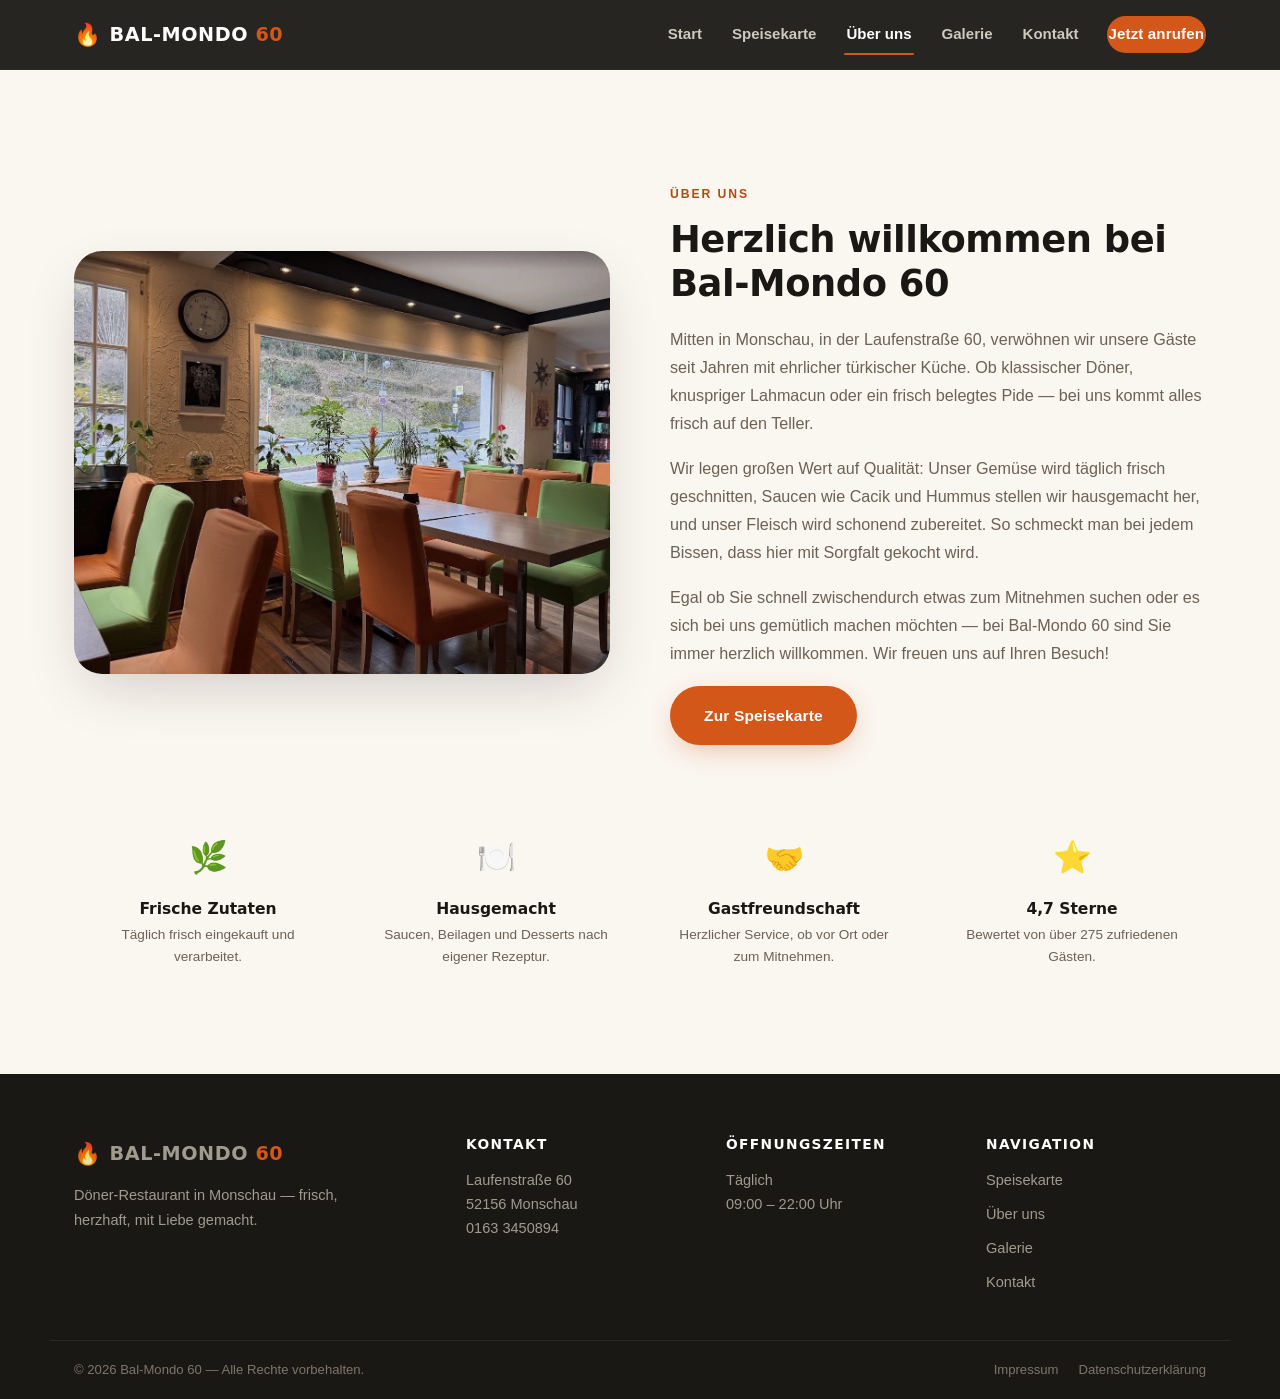
<file: ueber-uns.html>
<!DOCTYPE html>
<html lang="de">
<head>
<meta charset="UTF-8">
<meta name="viewport" content="width=device-width, initial-scale=1.0">
<title>Über uns | Bal-Mondo 60</title>
<meta name="description" content="Lernen Sie Bal-Mondo 60 in Monschau kennen: frische Zutaten, hausgemachte Speisen und herzliche Gastfreundschaft.">
<link rel="stylesheet" href="css/style.css">
<script>document.documentElement.classList.add("js-enabled");</script>
</head>
<body data-page="ueber-uns">

<div id="site-header"></div>

<main>
  <section class="section" style="padding-top:110px;">
    <div class="container">
      <div class="about-grid">
        <div class="about-image fade-in-left">
          <img src="images/restaurant-innenansicht.jpg" alt="Gemütlicher Gastraum von Bal-Mondo 60 in Monschau" loading="lazy">
        </div>
        <div class="about-text fade-in-right">
          <span class="eyebrow">Über uns</span>
          <h2>Herzlich willkommen bei Bal-Mondo 60</h2>
          <p>Mitten in Monschau, in der Laufenstraße 60, verwöhnen wir unsere Gäste seit Jahren mit ehrlicher türkischer Küche. Ob klassischer Döner, knuspriger Lahmacun oder ein frisch belegtes Pide &mdash; bei uns kommt alles frisch auf den Teller.</p>
          <p>Wir legen großen Wert auf Qualität: Unser Gemüse wird täglich frisch geschnitten, Saucen wie Cacik und Hummus stellen wir hausgemacht her, und unser Fleisch wird schonend zubereitet. So schmeckt man bei jedem Bissen, dass hier mit Sorgfalt gekocht wird.</p>
          <p>Egal ob Sie schnell zwischendurch etwas zum Mitnehmen suchen oder es sich bei uns gemütlich machen möchten &mdash; bei Bal-Mondo 60 sind Sie immer herzlich willkommen. Wir freuen uns auf Ihren Besuch!</p>
          <a href="speisekarte.html" class="btn btn-primary">Zur Speisekarte</a>
        </div>
      </div>

      <div class="about-values">
        <div class="value-card fade-in">
          <div class="highlight-icon">🌿</div>
          <h4>Frische Zutaten</h4>
          <p>Täglich frisch eingekauft und verarbeitet.</p>
        </div>
        <div class="value-card fade-in">
          <div class="highlight-icon">🍽️</div>
          <h4>Hausgemacht</h4>
          <p>Saucen, Beilagen und Desserts nach eigener Rezeptur.</p>
        </div>
        <div class="value-card fade-in">
          <div class="highlight-icon">🤝</div>
          <h4>Gastfreundschaft</h4>
          <p>Herzlicher Service, ob vor Ort oder zum Mitnehmen.</p>
        </div>
        <div class="value-card fade-in">
          <div class="highlight-icon">⭐</div>
          <h4>4,7 Sterne</h4>
          <p>Bewertet von über 275 zufriedenen Gästen.</p>
        </div>
      </div>
    </div>
  </section>
</main>

<div id="site-footer"></div>

<script src="js/partials.js"></script>
<script src="js/main.js"></script>
</body>
</html>
</file>
<file: css/style.css>
/* ===== Bal-Mondo 60 – Premium Design System ===== */

/* ===== 0. Custom Properties ===== */
:root {
  --color-bg:          #faf6f0;
  --color-bg-alt:      #f0e8da;
  --color-surface:     #ffffff;
  --color-dark:        #1a1814;
  --color-dark-alt:    #232018;
  --color-text:        #2b2620;
  --color-text-muted:  #6c6155;
  --color-orange:      #d4571a;
  --color-orange-dark: #b84810;
  --color-gold:        #c4922a;
  --color-gold-light:  rgba(196,146,42,0.13);
  --color-green:       #7caa3a;
  --color-cream:       #f4efe6;

  --shadow-soft:  0 20px 60px -15px rgba(26,24,20,0.22);
  --shadow-card:  0 8px 28px -8px  rgba(26,24,20,0.15);
  --shadow-hover: 0 28px 70px -12px rgba(26,24,20,0.30);

  --radius-xl: 28px;
  --radius-lg: 20px;
  --radius-md: 14px;
  --radius-sm:  8px;

  --font-heading: "Trebuchet MS","Segoe UI","Georgia",system-ui,sans-serif;
  --font-body:    -apple-system,BlinkMacSystemFont,"Segoe UI",Roboto,Helvetica,Arial,sans-serif;
  --max-width: 1180px;

  /* Motion tokens */
  --ease-expo:   cubic-bezier(0.22, 1, 0.36, 1);
  --ease-smooth: cubic-bezier(0.65, 0, 0.35, 1);
  --t-fast: 0.2s;
  --t-base: 0.4s;
  --t-slow: 0.75s;
}

/* Instant transitions for users who prefer reduced motion */
@media (prefers-reduced-motion: reduce) {
  *, *::before, *::after {
    animation-duration:       0.01ms !important;
    animation-iteration-count: 1     !important;
    transition-duration:       0.01ms !important;
  }
}

/* ===== 1. Reset & Base ===== */
*, *::before, *::after { margin:0; padding:0; box-sizing:border-box; }
html { scroll-behavior: smooth; }

body {
  font-family: var(--font-body);
  color: var(--color-text);
  background: var(--color-bg);
  line-height: 1.65;
  -webkit-font-smoothing: antialiased;
  -moz-osx-font-smoothing: grayscale;
}

img  { max-width:100%; display:block; }
a    { color:inherit; text-decoration:none; }
ul   { list-style:none; }

h1,h2,h3,h4 {
  font-family: var(--font-heading);
  line-height: 1.2;
  color: var(--color-dark);
}

/* ===== 2. Layout ===== */
.container {
  width: 100%;
  max-width: var(--max-width);
  margin: 0 auto;
  padding: 0 24px;
}

.section { padding: 80px 0; }
.section-bg-alt  { background: var(--color-bg-alt); }
.section-bg-dark { background: var(--color-dark); color: var(--color-cream); }
.section-bg-dark h2, .section-bg-dark h3 { color: var(--color-cream); }

.section-head {
  text-align: center;
  max-width: 700px;
  margin: 0 auto 56px;
}

/* ===== 3. Eyebrow & Typography ===== */
.eyebrow {
  display: inline-block;
  font-size: 0.76rem;
  font-weight: 700;
  letter-spacing: 0.16em;
  text-transform: uppercase;
  color: var(--color-orange-dark);
  margin-bottom: 14px;
}

/* Decorative gold line below section-head eyebrows */
.section-head .eyebrow::after {
  content: '';
  display: block;
  width: 36px;
  height: 2px;
  background: linear-gradient(90deg, var(--color-gold), transparent);
  margin: 8px auto 0;
  border-radius: 2px;
}

.section-head h2 {
  font-size: clamp(1.8rem, 3.5vw, 2.6rem);
  margin-bottom: 14px;
  letter-spacing: -0.015em;
}

.section-head p {
  color: var(--color-text-muted);
  font-size: 1.05rem;
  line-height: 1.72;
}

/* ===== 4. Buttons ===== */
.btn {
  display: inline-flex;
  align-items: center;
  gap: 8px;
  padding: 15px 32px;
  border-radius: 50px;
  font-weight: 700;
  font-size: 0.97rem;
  letter-spacing: 0.01em;
  border: 2px solid transparent;
  cursor: pointer;
  position: relative;
  overflow: hidden;
  transition:
    transform   var(--t-base) var(--ease-expo),
    box-shadow  var(--t-base) var(--ease-expo),
    background  var(--t-fast) ease,
    color       var(--t-fast) ease,
    border-color var(--t-fast) ease;
}

/* Shimmer sweep on primary button */
.btn-primary {
  background: var(--color-orange);
  color: #fff;
  box-shadow: 0 8px 28px -8px rgba(212,87,26,0.45);
}

.btn-primary::after {
  content: '';
  position: absolute;
  inset: 0;
  background: linear-gradient(105deg, transparent 30%, rgba(255,255,255,0.2) 50%, transparent 70%);
  transform: translateX(-110%);
  transition: transform 0.65s ease;
  pointer-events: none;
}

.btn-primary:hover {
  background: var(--color-orange-dark);
  transform: translateY(-3px);
  box-shadow: 0 18px 44px -8px rgba(212,87,26,0.52);
}

.btn-primary:hover::after { transform: translateX(110%); }

.btn-outline {
  background: transparent;
  border-color: rgba(255,255,255,0.55);
  color: var(--color-cream);
}
.btn-outline:hover {
  background: rgba(255,255,255,0.1);
  border-color: rgba(255,255,255,0.85);
  transform: translateY(-3px);
}

.btn-outline-dark {
  background: transparent;
  border-color: var(--color-dark);
  color: var(--color-dark);
}
.btn-outline-dark:hover {
  background: var(--color-dark);
  color: #fff;
  transform: translateY(-3px);
}

.btn-block { width:100%; justify-content:center; }

/* ===== 5. Header ===== */
.site-header {
  position: sticky;
  top: 0;
  z-index: 100;
  background: rgba(26,24,20,0.94);
  backdrop-filter: blur(12px);
  -webkit-backdrop-filter: blur(12px);
  border-bottom: 1px solid rgba(255,255,255,0.04);
  transition: box-shadow var(--t-base) ease, background var(--t-base) ease;
}

.site-header.is-scrolled {
  background: rgba(26,24,20,0.99);
  box-shadow: 0 4px 28px rgba(0,0,0,0.32);
}

.header-inner {
  max-width: var(--max-width);
  margin: 0 auto;
  padding: 16px 24px;
  display: flex;
  align-items: center;
  justify-content: space-between;
  transition: padding var(--t-fast) ease;
}

.site-header.is-scrolled .header-inner {
  padding-top: 11px;
  padding-bottom: 11px;
}

.brand {
  display: inline-flex;
  align-items: center;
  gap: 8px;
  font-family: var(--font-heading);
  font-weight: 800;
  font-size: 1.2rem;
  color: #fff;
  letter-spacing: 0.03em;
}
.brand-mark { font-size: 1.35rem; }
.brand-60 { color: var(--color-orange); }

.primary-nav {
  display: flex;
  align-items: center;
  gap: 26px;
  font-weight: 600;
  font-size: 0.94rem;
}

.primary-nav > a {
  color: rgba(236,230,218,0.85);
  position: relative;
  padding: 6px 2px;
  transition: color var(--t-fast) ease;
}

/* Draw-underline animation */
.primary-nav > a::after {
  content: '';
  position: absolute;
  bottom: -2px;
  left: 0;
  width: 0;
  height: 2px;
  background: var(--color-orange);
  border-radius: 2px;
  transition: width var(--t-base) var(--ease-expo);
}

.primary-nav > a:hover,
.primary-nav > a.is-current { color: #fff; }

.primary-nav > a:hover::after,
.primary-nav > a.is-current::after { width: 100%; }

.nav-cta {
  background: var(--color-orange);
  color: #fff !important;
  padding: 9px 20px;
  border-radius: 50px;
  font-weight: 700;
  letter-spacing: 0.01em;
  transition: background var(--t-fast) ease, transform var(--t-base) var(--ease-expo) !important;
}
.nav-cta::after { display:none !important; }
.nav-cta:hover { background: var(--color-orange-dark); transform: translateY(-2px) !important; }

.nav-toggle {
  display: none;
  flex-direction: column;
  justify-content: center;
  gap: 5px;
  width: 38px;
  height: 38px;
  background: transparent;
  border: none;
  cursor: pointer;
}
.nav-toggle span {
  display: block;
  height: 2px;
  width: 100%;
  background: #fff;
  border-radius: 2px;
  transition: transform 0.32s var(--ease-expo), opacity 0.2s ease, width 0.2s ease;
}
.nav-toggle.is-active span:nth-child(1) { transform: translateY(7px) rotate(45deg); }
.nav-toggle.is-active span:nth-child(2) { opacity:0; width:0; }
.nav-toggle.is-active span:nth-child(3) { transform: translateY(-7px) rotate(-45deg); }

/* ===== 6. Hero ===== */
.hero {
  position: relative;
  min-height: 94vh;
  display: flex;
  align-items: center;
  background: var(--color-dark);
  color: #fff;
  overflow: hidden;
}

/* Gradient overlay (above parallax bg, below content) */
.hero::before {
  content: '';
  position: absolute;
  inset: 0;
  background: linear-gradient(
    155deg,
    rgba(20,18,15,0.36) 0%,
    rgba(20,18,15,0.72) 55%,
    rgba(20,18,15,0.92) 100%
  );
  z-index: 1;
}

/* Parallax bg layer — injected via JS */
.hero-parallax-bg {
  position: absolute;
  inset: -40% 0;
  background: url('../images/restaurant-aussenansicht.jpg') center / cover no-repeat;
  z-index: 0;
}

/* Static fallback when JS is off or parallax not initialised */
.hero:not(:has(.hero-parallax-bg)) {
  background:
    linear-gradient(155deg, rgba(20,18,15,0.5) 0%, rgba(20,18,15,0.88) 100%),
    url('../images/restaurant-aussenansicht.jpg') center 70% / cover no-repeat;
}

.hero-inner {
  position: relative;
  z-index: 2;
  width: 100%;
  max-width: var(--max-width);
  margin: 0 auto;
  padding: 120px 24px 88px;
}

/* Staggered entrance animations — each element set to max-width 680px */
.hero-eyebrow {
  display: inline-block;
  background: rgba(255,255,255,0.1);
  border: 1px solid rgba(255,255,255,0.2);
  padding: 6px 20px;
  border-radius: 50px;
  font-size: 0.8rem;
  font-weight: 700;
  letter-spacing: 0.08em;
  margin-bottom: 22px;
  animation: heroUp 1s var(--ease-expo) 0.1s both;
}

.hero h1 {
  font-size: clamp(2.4rem, 6vw, 3.9rem);
  color: #fff;
  margin-bottom: 22px;
  max-width: 680px;
  line-height: 1.13;
  letter-spacing: -0.025em;
  animation: heroUp 1s var(--ease-expo) 0.28s both;
}
.hero h1 span { color: var(--color-orange); }

.hero-desc {
  font-size: 1.12rem;
  color: rgba(228,222,210,0.92);
  max-width: 520px;
  margin-bottom: 38px;
  line-height: 1.72;
  animation: heroUp 1s var(--ease-expo) 0.44s both;
}

.hero-actions {
  display: flex;
  gap: 14px;
  flex-wrap: wrap;
  margin-bottom: 48px;
  animation: heroUp 0.9s var(--ease-expo) 0.58s both;
}

.hero-meta {
  display: flex;
  gap: 36px;
  flex-wrap: wrap;
  font-size: 0.9rem;
  color: rgba(208,202,190,0.88);
  padding-top: 36px;
  border-top: 1px solid rgba(255,255,255,0.1);
  animation: heroUp 0.8s var(--ease-expo) 0.72s both;
}
.hero-meta strong {
  color: #fff;
  display: block;
  font-size: 0.96rem;
  margin-bottom: 3px;
}

/* Scroll indicator */
.hero-scroll-hint {
  position: absolute;
  bottom: 30px;
  left: 50%;
  transform: translateX(-50%);
  z-index: 2;
  opacity: 0.55;
  animation: heroUp 0.8s var(--ease-expo) 1.1s both;
}
.hero-scroll-hint span {
  display: block;
  width: 22px;
  height: 34px;
  border: 2px solid rgba(255,255,255,0.55);
  border-radius: 12px;
  position: relative;
}
.hero-scroll-hint span::after {
  content: '';
  position: absolute;
  top: 5px;
  left: 50%;
  transform: translateX(-50%);
  width: 3px;
  height: 7px;
  background: rgba(255,255,255,0.9);
  border-radius: 3px;
  animation: scrollDot 2.2s var(--ease-expo) 1.6s infinite;
}

/* ===== 6a. Hero Keyframes ===== */
@keyframes heroUp {
  from { opacity:0; transform: translateY(32px); }
  to   { opacity:1; transform: translateY(0); }
}

@keyframes scrollDot {
  0%  { opacity:1; transform: translateX(-50%) translateY(0); }
  70% { opacity:0; transform: translateX(-50%) translateY(12px); }
  100%{ opacity:0; transform: translateX(-50%) translateY(0); }
}

/* ===== 7. Highlights ===== */
.highlights {
  display: grid;
  grid-template-columns: repeat(3, 1fr);
  gap: 24px;
}

.highlight-card {
  background: var(--color-surface);
  border-radius: var(--radius-lg);
  padding: 38px 28px;
  text-align: center;
  box-shadow: var(--shadow-card);
  border: 1px solid rgba(0,0,0,0.04);
  transition:
    transform    var(--t-base) var(--ease-expo),
    box-shadow   var(--t-base) var(--ease-expo);
}
.highlight-card:hover { transform: translateY(-10px); box-shadow: var(--shadow-hover); }

.highlight-icon { font-size: 2.4rem; margin-bottom: 16px; }

.highlight-card h3 {
  font-size: 1.08rem;
  margin-bottom: 10px;
  letter-spacing: 0.005em;
}
.highlight-card p {
  color: var(--color-text-muted);
  font-size: 0.93rem;
  line-height: 1.62;
}

/* ===== 8. Featured Dishes ===== */
.featured-grid {
  display: grid;
  grid-template-columns: repeat(2, 1fr);
  gap: 28px;
}

.featured-card {
  position: relative;
  border-radius: var(--radius-lg);
  overflow: hidden;
  box-shadow: var(--shadow-soft);
  aspect-ratio: 4/3;
  display: block;
}

/* Shine sweep */
.featured-card::after {
  content: '';
  position: absolute;
  inset: 0;
  background: linear-gradient(105deg, transparent 30%, rgba(255,255,255,0.08) 50%, transparent 70%);
  transform: translateX(-110%);
  transition: transform 0.7s ease;
  z-index: 2;
  pointer-events: none;
}
.featured-card:hover::after { transform: translateX(110%); }

.featured-card img {
  width: 100%; height: 100%;
  object-fit: cover;
  transition: transform 0.75s var(--ease-expo), filter 0.5s ease;
  filter: brightness(0.88) saturate(0.9);
}
.featured-card:hover img {
  transform: scale(1.08);
  filter: brightness(1.02) saturate(1.12);
}

.featured-caption {
  position: absolute;
  inset: auto 0 0 0;
  padding: 30px 24px 20px;
  background: linear-gradient(180deg, transparent, rgba(0,0,0,0.82));
  color: #fff;
  z-index: 1;
}
.featured-caption h3 {
  color: #fff;
  font-size: 1.18rem;
  margin-bottom: 4px;
  letter-spacing: 0.005em;
}
.featured-caption span { font-size: 0.88rem; color: rgba(222,216,204,0.92); }

/* ===== 9. CTA / Hours Strip ===== */
.cta-strip {
  display: grid;
  grid-template-columns: 1.1fr 1fr;
  gap: 48px;
  align-items: center;
}

.hours-table { width:100%; border-collapse:collapse; margin-top:20px; }
.hours-table td {
  padding: 10px 0;
  border-bottom: 1px solid rgba(255,255,255,0.1);
  font-size: 0.96rem;
}
.hours-table td:last-child {
  text-align: right;
  color: var(--color-orange);
  font-weight: 700;
}

.cta-box {
  background: rgba(255,255,255,0.06);
  border: 1px solid rgba(255,255,255,0.12);
  border-radius: var(--radius-xl);
  padding: 42px 36px;
  text-align: center;
  backdrop-filter: blur(6px);
}
.cta-box h3 { color: #fff; margin-bottom: 12px; font-size: 1.38rem; letter-spacing: -0.01em; }
.cta-box p  { color: rgba(205,199,186,0.9); margin-bottom: 24px; font-size: 0.97rem; }

/* ===== 10. Reservation Section ===== */
.reservation-section {
  background: var(--color-dark);
  position: relative;
  overflow: hidden;
}

/* Thin gold top border */
.reservation-section::before {
  content: '';
  position: absolute;
  top: 0; left: 0; right: 0;
  height: 1px;
  background: linear-gradient(90deg, transparent, var(--color-gold) 35%, var(--color-gold) 65%, transparent);
  opacity: 0.4;
}

/* Subtle radial glow */
.reservation-section::after {
  content: '';
  position: absolute;
  top: -30%;
  right: -10%;
  width: 600px;
  height: 600px;
  background: radial-gradient(circle, rgba(196,146,42,0.07) 0%, transparent 65%);
  pointer-events: none;
}

.reservation-grid {
  display: grid;
  grid-template-columns: 1fr 1.15fr;
  gap: 72px;
  align-items: start;
  position: relative;
  z-index: 1;
}

.reservation-info .eyebrow { color: var(--color-gold); }

.reservation-info h2 {
  color: #fff;
  font-size: clamp(1.8rem, 3vw, 2.5rem);
  margin-bottom: 16px;
  letter-spacing: -0.015em;
}

.reservation-info > p {
  color: rgba(198,192,180,0.9);
  font-size: 1.01rem;
  line-height: 1.72;
  margin-bottom: 38px;
}

.res-features {
  display: flex;
  flex-direction: column;
  gap: 18px;
}

.res-feature {
  display: flex;
  align-items: center;
  gap: 16px;
  color: rgba(218,212,200,0.88);
  font-size: 0.96rem;
}

.res-icon {
  width: 44px; height: 44px;
  background: rgba(196,146,42,0.13);
  border: 1px solid rgba(196,146,42,0.28);
  border-radius: 50%;
  display: flex;
  align-items: center;
  justify-content: center;
  font-size: 1.1rem;
  flex-shrink: 0;
  transition: background var(--t-base) ease, border-color var(--t-base) ease;
}
.res-feature:hover .res-icon {
  background: rgba(196,146,42,0.22);
  border-color: rgba(196,146,42,0.55);
}

.res-feature a {
  color: var(--color-orange);
  font-weight: 600;
  transition: color var(--t-fast) ease;
}
.res-feature a:hover { color: #e87040; }

.reservation-form-wrap {
  background: var(--color-surface);
  border-radius: var(--radius-xl);
  padding: 46px 42px;
  box-shadow: 0 36px 90px -20px rgba(0,0,0,0.55);
}

.reservation-form-wrap h3 {
  font-size: 1.32rem;
  margin-bottom: 6px;
  letter-spacing: -0.01em;
}

.reservation-form-wrap > p {
  color: var(--color-text-muted);
  font-size: 0.89rem;
  margin-bottom: 30px;
}

/* Minimal (bottom-border only) inputs for reservation form */
.reservation-form .form-row {
  display: grid;
  grid-template-columns: 1fr 1fr;
  gap: 20px;
}

.reservation-form .form-group {
  margin-bottom: 26px;
  position: relative;
}

.reservation-form .form-group label {
  display: block;
  font-size: 0.73rem;
  font-weight: 700;
  letter-spacing: 0.12em;
  text-transform: uppercase;
  color: var(--color-text-muted);
  margin-bottom: 8px;
}

.reservation-form .form-group input,
.reservation-form .form-group select,
.reservation-form .form-group textarea {
  width: 100%;
  background: transparent;
  border: none;
  border-bottom: 1.5px solid rgba(100,90,80,0.25);
  border-radius: 0;
  padding: 9px 0;
  font-family: inherit;
  font-size: 0.97rem;
  color: var(--color-text);
  transition: border-color var(--t-base) ease;
  appearance: none;
  -webkit-appearance: none;
}

.reservation-form .form-group input::placeholder,
.reservation-form .form-group textarea::placeholder {
  color: var(--color-text-muted);
  opacity: 0.55;
}

.reservation-form .form-group input:focus,
.reservation-form .form-group select:focus,
.reservation-form .form-group textarea:focus {
  outline: none;
  border-bottom-color: transparent;
}

/* Animated gold underline on focus */
.reservation-form .form-group::after {
  content: '';
  position: absolute;
  bottom: 0;
  left: 0;
  width: 0;
  height: 1.5px;
  background: var(--color-gold);
  transition: width 0.42s var(--ease-expo);
}
.reservation-form .form-group:focus-within::after { width: 100%; }

/* ===== 11. Menu Page ===== */
.menu-hero {
  background:
    linear-gradient(180deg, rgba(20,18,15,0.58), rgba(20,18,15,0.88)),
    url('../images/doener-teller-pommes.jpg') center 35% / cover no-repeat;
  color: #fff;
  padding: 108px 0 64px;
  text-align: center;
}
.menu-hero h1 {
  color: #fff;
  font-size: clamp(2.1rem, 5vw, 3rem);
  margin-bottom: 14px;
  letter-spacing: -0.02em;
}
.menu-hero p {
  color: rgba(228,222,210,0.92);
  max-width: 560px;
  margin: 0 auto;
  font-size: 1.05rem;
}

.menu-tabs {
  position: sticky;
  top: 60px;
  z-index: 40;
  background: var(--color-cream);
  border-bottom: 1px solid rgba(0,0,0,0.08);
  overflow-x: auto;
  white-space: nowrap;
  -ms-overflow-style: none;
  scrollbar-width: none;
}
.menu-tabs::-webkit-scrollbar { display:none; }

.menu-tabs-inner {
  display: inline-flex;
  gap: 4px;
  padding: 10px 20px;
}

.menu-tabs a {
  display: inline-block;
  padding: 8px 16px;
  border-radius: 50px;
  font-size: 0.86rem;
  font-weight: 600;
  color: var(--color-text-muted);
  white-space: nowrap;
  transition: background var(--t-fast) ease, color var(--t-fast) ease;
}
.menu-tabs a.is-active,
.menu-tabs a:hover { background: var(--color-orange); color: #fff; }

.menu-category {
  padding: 56px 0 12px;
  scroll-margin-top: 130px;
}
.menu-category h2 { font-size: 1.65rem; margin-bottom: 6px; letter-spacing: -0.01em; }
.menu-category .category-note { color: var(--color-text-muted); font-size: 0.91rem; margin-bottom: 26px; }

.menu-grid {
  display: grid;
  grid-template-columns: repeat(2,1fr);
  gap: 14px;
}

.menu-item {
  background: var(--color-surface);
  border-radius: var(--radius-md);
  padding: 18px 20px;
  box-shadow: var(--shadow-card);
  display: flex;
  flex-direction: column;
  gap: 4px;
  border: 1px solid rgba(0,0,0,0.04);
  transition: transform var(--t-base) var(--ease-expo), box-shadow var(--t-base) var(--ease-expo);
}
.menu-item:hover { transform: translateY(-3px); box-shadow: var(--shadow-soft); }

.menu-item-row {
  display: flex;
  justify-content: space-between;
  align-items: baseline;
  gap: 12px;
}
.menu-item-row h4 { font-size: 1rem; color: var(--color-dark); }
.menu-item-price { font-weight:800; color: var(--color-orange-dark); white-space:nowrap; font-size: 1rem; }
.menu-item-desc  { color: var(--color-text-muted); font-size: 0.89rem; line-height: 1.5; }
.menu-item-codes { font-size: 0.75rem; color: #a39a89; margin-top: 2px; }
.menu-item.is-placeholder .menu-item-price { color: #b5ac9c; font-style:italic; font-size: 0.84rem; }

.allergen-legend {
  margin-top: 64px;
  background: var(--color-bg-alt);
  border-radius: var(--radius-lg);
  padding: 32px;
}
.allergen-legend h3 { margin-bottom:16px; font-size:1.1rem; }

.legend-grid {
  display: grid;
  grid-template-columns: repeat(4,1fr);
  gap: 6px 18px;
  font-size: 0.84rem;
  color: var(--color-text-muted);
  margin-bottom: 14px;
}
.legend-grid span strong { color: var(--color-dark); }
.legend-note { font-size: 0.84rem; color: var(--color-text-muted); }

.clarify-box {
  margin-top: 36px;
  border: 2px dashed rgba(196,146,42,0.45);
  background: rgba(255,250,240,0.85);
  border-radius: var(--radius-lg);
  padding: 28px 32px;
}
.clarify-box h3 { color: #95610f; margin-bottom:12px; font-size:1.08rem; }
.clarify-box ol {
  list-style: decimal;
  padding-left: 20px;
  display: flex;
  flex-direction: column;
  gap: 8px;
  color: #5c4a26;
  font-size: 0.91rem;
}

/* ===== 12. Über uns ===== */
.about-grid {
  display: grid;
  grid-template-columns: 1fr 1fr;
  gap: 60px;
  align-items: center;
}

.about-image {
  border-radius: var(--radius-xl);
  overflow: hidden;
  box-shadow: var(--shadow-soft);
}
.about-image img {
  transition: transform 0.8s var(--ease-expo), filter 0.6s ease;
  filter: brightness(0.94) saturate(0.92);
}
.about-image:hover img {
  transform: scale(1.04);
  filter: brightness(1.02) saturate(1.06);
}

.about-text h2 {
  font-size: clamp(1.65rem, 3vw, 2.3rem);
  margin-bottom: 20px;
  letter-spacing: -0.012em;
}
.about-text p {
  color: var(--color-text-muted);
  margin-bottom: 18px;
  line-height: 1.72;
  font-size: 1.01rem;
}

.about-values {
  display: grid;
  grid-template-columns: repeat(4,1fr);
  gap: 20px;
  margin-top: 60px;
}

.value-card {
  text-align: center;
  padding: 26px 16px;
  border-radius: var(--radius-md);
  border: 1px solid transparent;
  transition:
    transform    var(--t-base) var(--ease-expo),
    background   var(--t-base) ease,
    box-shadow   var(--t-base) var(--ease-expo),
    border-color var(--t-base) ease;
}
.value-card:hover {
  transform: translateY(-8px);
  background: var(--color-surface);
  box-shadow: var(--shadow-card);
  border-color: rgba(0,0,0,0.04);
}
.value-card .highlight-icon { font-size: 1.95rem; }
.value-card h4 { font-size: 0.97rem; margin: 12px 0 6px; }
.value-card p  { font-size: 0.85rem; color: var(--color-text-muted); line-height: 1.56; }

/* ===== 13. Galerie ===== */
.gallery-grid {
  display: grid;
  grid-template-columns: repeat(3,1fr);
  gap: 18px;
}

.gallery-item {
  position: relative;
  border-radius: var(--radius-lg);
  overflow: hidden;
  box-shadow: var(--shadow-card);
  aspect-ratio: 4/5;
  cursor: pointer;
}
.gallery-item.wide { grid-column: span 2; aspect-ratio: 16/10; }

.gallery-item img {
  width:100%; height:100%;
  object-fit: cover;
  transition: transform 0.75s var(--ease-expo), filter 0.55s ease;
  filter: brightness(0.88) saturate(0.9);
}
.gallery-item:hover img {
  transform: scale(1.09);
  filter: brightness(1.02) saturate(1.12);
}

/* Shine sweep on gallery hover */
.gallery-item::before {
  content: '';
  position: absolute;
  inset: 0;
  background: linear-gradient(105deg, transparent 30%, rgba(255,255,255,0.07) 50%, transparent 70%);
  transform: translateX(-110%);
  transition: transform 0.75s ease;
  z-index: 2;
  pointer-events: none;
}
.gallery-item:hover::before { transform: translateX(110%); }

.gallery-caption {
  position: absolute;
  inset: auto 0 0 0;
  padding: 16px 18px;
  background: linear-gradient(180deg, transparent, rgba(0,0,0,0.82));
  color: #fff;
  font-size: 0.87rem;
  font-weight: 600;
  z-index: 1;
  letter-spacing: 0.01em;
  transition: padding 0.3s ease;
}
.gallery-item:hover .gallery-caption { padding-bottom: 22px; }

/* Lightbox — opacity-based for smooth transitions */
.lightbox {
  position: fixed;
  inset: 0;
  background: rgba(10,9,7,0.96);
  display: flex;
  align-items: center;
  justify-content: center;
  z-index: 200;
  padding: 32px;
  opacity: 0;
  pointer-events: none;
  transition: opacity 0.3s ease;
}
.lightbox.is-open { opacity:1; pointer-events:auto; }

.lightbox img {
  max-width: min(900px,100%);
  max-height: 85vh;
  border-radius: var(--radius-md);
  box-shadow: 0 28px 80px rgba(0,0,0,0.6);
  transform: scale(0.91);
  transition: transform 0.48s var(--ease-expo);
}
.lightbox.is-open img { transform: scale(1); }

.lightbox-close {
  position: absolute;
  top: 22px;
  right: 26px;
  width: 44px; height: 44px;
  background: rgba(255,255,255,0.1);
  border: 1px solid rgba(255,255,255,0.18);
  color: #fff;
  font-size: 1.4rem;
  cursor: pointer;
  border-radius: 50%;
  display: flex;
  align-items: center;
  justify-content: center;
  transition:
    background var(--t-fast) ease,
    transform  var(--t-base) var(--ease-expo);
}
.lightbox-close:hover {
  background: rgba(255,255,255,0.2);
  transform: scale(1.12) rotate(90deg);
}

/* ===== 14. Kontakt ===== */
.contact-grid {
  display: grid;
  grid-template-columns: 1fr 1fr;
  gap: 40px;
}

.contact-card {
  background: var(--color-surface);
  border-radius: var(--radius-xl);
  padding: 36px;
  box-shadow: var(--shadow-card);
  border: 1px solid rgba(0,0,0,0.04);
}
.contact-card h3 { margin-bottom: 20px; font-size: 1.22rem; letter-spacing: -0.01em; }

.contact-list { display:flex; flex-direction:column; gap:18px; margin-bottom:28px; }
.contact-list li { display:flex; gap:14px; align-items:flex-start; font-size:0.96rem; }
.contact-list .icon { font-size: 1.25rem; }
.contact-list a { color: var(--color-orange-dark); font-weight:600; transition: color var(--t-fast) ease; }
.contact-list a:hover { color: var(--color-orange); }

.map-frame {
  width:100%; height:100%;
  min-height: 340px;
  border: 0;
  border-radius: var(--radius-xl);
  box-shadow: var(--shadow-card);
}

/* Standard form (Kontakt page) */
.form-group { margin-bottom: 20px; }
.form-group label {
  display: block;
  font-size: 0.86rem;
  font-weight: 600;
  margin-bottom: 7px;
  color: var(--color-dark);
}
.form-group input,
.form-group textarea {
  width: 100%;
  padding: 12px 15px;
  border: 1.5px solid rgba(107,96,85,0.2);
  border-radius: var(--radius-sm);
  font-family: inherit;
  font-size: 0.95rem;
  background: var(--color-bg);
  transition: border-color var(--t-base) ease, box-shadow var(--t-base) ease;
}
.form-group input:focus,
.form-group textarea:focus {
  outline: none;
  border-color: var(--color-orange);
  box-shadow: 0 0 0 3px rgba(212,87,26,0.12);
}
.form-note { font-size: 0.81rem; color: var(--color-text-muted); margin-top: 12px; line-height: 1.6; }

/* ===== 15. Legal Pages ===== */
.legal-content {
  max-width: 760px;
  margin: 0 auto;
  padding: 90px 24px 70px;
}
.legal-content h1 { font-size: 2.1rem; margin-bottom: 30px; letter-spacing: -0.02em; }
.legal-content h2 { font-size: 1.22rem; margin: 36px 0 12px; letter-spacing: -0.01em; }
.legal-content p,
.legal-content li { color: var(--color-text-muted); margin-bottom:12px; font-size:0.97rem; line-height:1.72; }
.legal-content ul  { padding-left:4px; margin-bottom:12px; }
.legal-content li  { list-style:disc; margin-left:20px; }
.legal-content .placeholder {
  color: var(--color-orange-dark);
  font-weight: 600;
  background: rgba(196,146,42,0.1);
  padding: 1px 6px;
  border-radius: 4px;
}
.legal-content strong { color: var(--color-dark); }

/* ===== 16. Footer ===== */
.site-footer {
  background: var(--color-dark);
  color: rgba(213,207,195,0.88);
  padding: 62px 0 0;
}
.footer-inner {
  max-width: var(--max-width);
  margin: 0 auto;
  padding: 0 24px 46px;
  display: grid;
  grid-template-columns: 1.6fr 1fr 1fr 1fr;
  gap: 40px;
}
.brand-footer { margin-bottom: 12px; }
.footer-tagline { font-size: 0.9rem; color: rgba(175,169,156,0.9); max-width:280px; line-height:1.62; }
.footer-col h3 { color:#fff; font-size:0.86rem; margin-bottom:16px; text-transform:uppercase; letter-spacing:0.1em; }
.footer-col address,
.footer-col p { font-size:0.91rem; color:rgba(175,169,156,0.9); font-style:normal; line-height:1.65; }
.footer-col a { color:rgba(175,169,156,0.9); transition: color var(--t-fast) ease; }
.footer-col a:hover { color: var(--color-orange); }
.footer-nav { display:flex; flex-direction:column; gap:10px; font-size:0.91rem; }
.footer-bottom {
  border-top: 1px solid rgba(255,255,255,0.07);
  padding: 18px 24px;
  max-width: var(--max-width);
  margin: 0 auto;
  display: flex;
  justify-content: space-between;
  flex-wrap: wrap;
  gap: 10px;
  font-size: 0.82rem;
  color: rgba(136,128,116,0.9);
}
.footer-legal { display:flex; gap:20px; }
.footer-legal a:hover { color: var(--color-orange); }

/* ===== 17. Scroll Reveal Animations ===== */

/* Gate animations behind js-enabled class */
.js-enabled .fade-in {
  opacity: 0;
  transform: translateY(28px);
  transition:
    opacity   var(--t-slow) var(--ease-expo),
    transform var(--t-slow) var(--ease-expo);
  transition-delay: var(--delay, 0ms);
}

.js-enabled .fade-in-left {
  opacity: 0;
  transform: translateX(-38px);
  transition:
    opacity   var(--t-slow) var(--ease-expo),
    transform var(--t-slow) var(--ease-expo);
}

.js-enabled .fade-in-right {
  opacity: 0;
  transform: translateX(38px);
  transition:
    opacity   var(--t-slow) var(--ease-expo),
    transform var(--t-slow) var(--ease-expo);
}

.fade-in.is-visible,
.fade-in-left.is-visible,
.fade-in-right.is-visible {
  opacity: 1;
  transform: none;
}

/* Stagger siblings automatically via CSS nth-child */
.highlights .highlight-card:nth-child(1),
.featured-grid .featured-card:nth-child(1),
.about-values  .value-card:nth-child(1) { --delay:   0ms; }

.highlights .highlight-card:nth-child(2),
.featured-grid .featured-card:nth-child(2),
.about-values  .value-card:nth-child(2) { --delay:  90ms; }

.highlights .highlight-card:nth-child(3),
.about-values  .value-card:nth-child(3) { --delay: 180ms; }

.about-values .value-card:nth-child(4)  { --delay: 270ms; }

/* ===== 18. Responsive ===== */
@media (max-width: 900px) {
  .section { padding: 64px 0; }

  .highlights,
  .about-values { grid-template-columns: repeat(2,1fr); }

  .featured-grid,
  .cta-strip,
  .about-grid,
  .contact-grid,
  .reservation-grid { grid-template-columns:1fr; gap:36px; }

  .footer-inner { grid-template-columns: 1fr 1fr; }

  .gallery-grid { grid-template-columns: repeat(2,1fr); }
  .gallery-item.wide { grid-column: span 2; }
}

@media (max-width: 720px) {
  .section { padding: 52px 0; }

  .nav-toggle { display:flex; }

  .primary-nav {
    position: fixed;
    top: 58px; right:0; left:0;
    background: var(--color-dark);
    flex-direction: column;
    align-items: flex-start;
    gap: 0;
    max-height: 0;
    overflow: hidden;
    transition: max-height 0.38s var(--ease-expo);
    border-top: 1px solid rgba(255,255,255,0.07);
  }
  .primary-nav.is-open { max-height: 400px; }

  .primary-nav > a {
    width: 100%;
    padding: 16px 24px;
    border-bottom: 1px solid rgba(255,255,255,0.06);
  }
  .primary-nav > a::after { display:none; }
  .nav-cta { margin: 14px 24px; text-align:center; display:block; }

  .menu-tabs { top:56px; }
  .menu-grid,
  .legend-grid  { grid-template-columns:1fr; }

  .highlights,
  .about-values,
  .gallery-grid { grid-template-columns:1fr; }
  .gallery-item.wide { grid-column: span 1; }

  .footer-inner { grid-template-columns:1fr; }

  .hero { min-height: 90vh; }
  .hero-inner { padding: 106px 20px 70px; }
  .hero-meta  { gap: 20px; padding-top: 28px; }

  .reservation-form .form-row { grid-template-columns:1fr; gap:0; }
  .reservation-form-wrap { padding: 32px 24px; }
}
</file>
